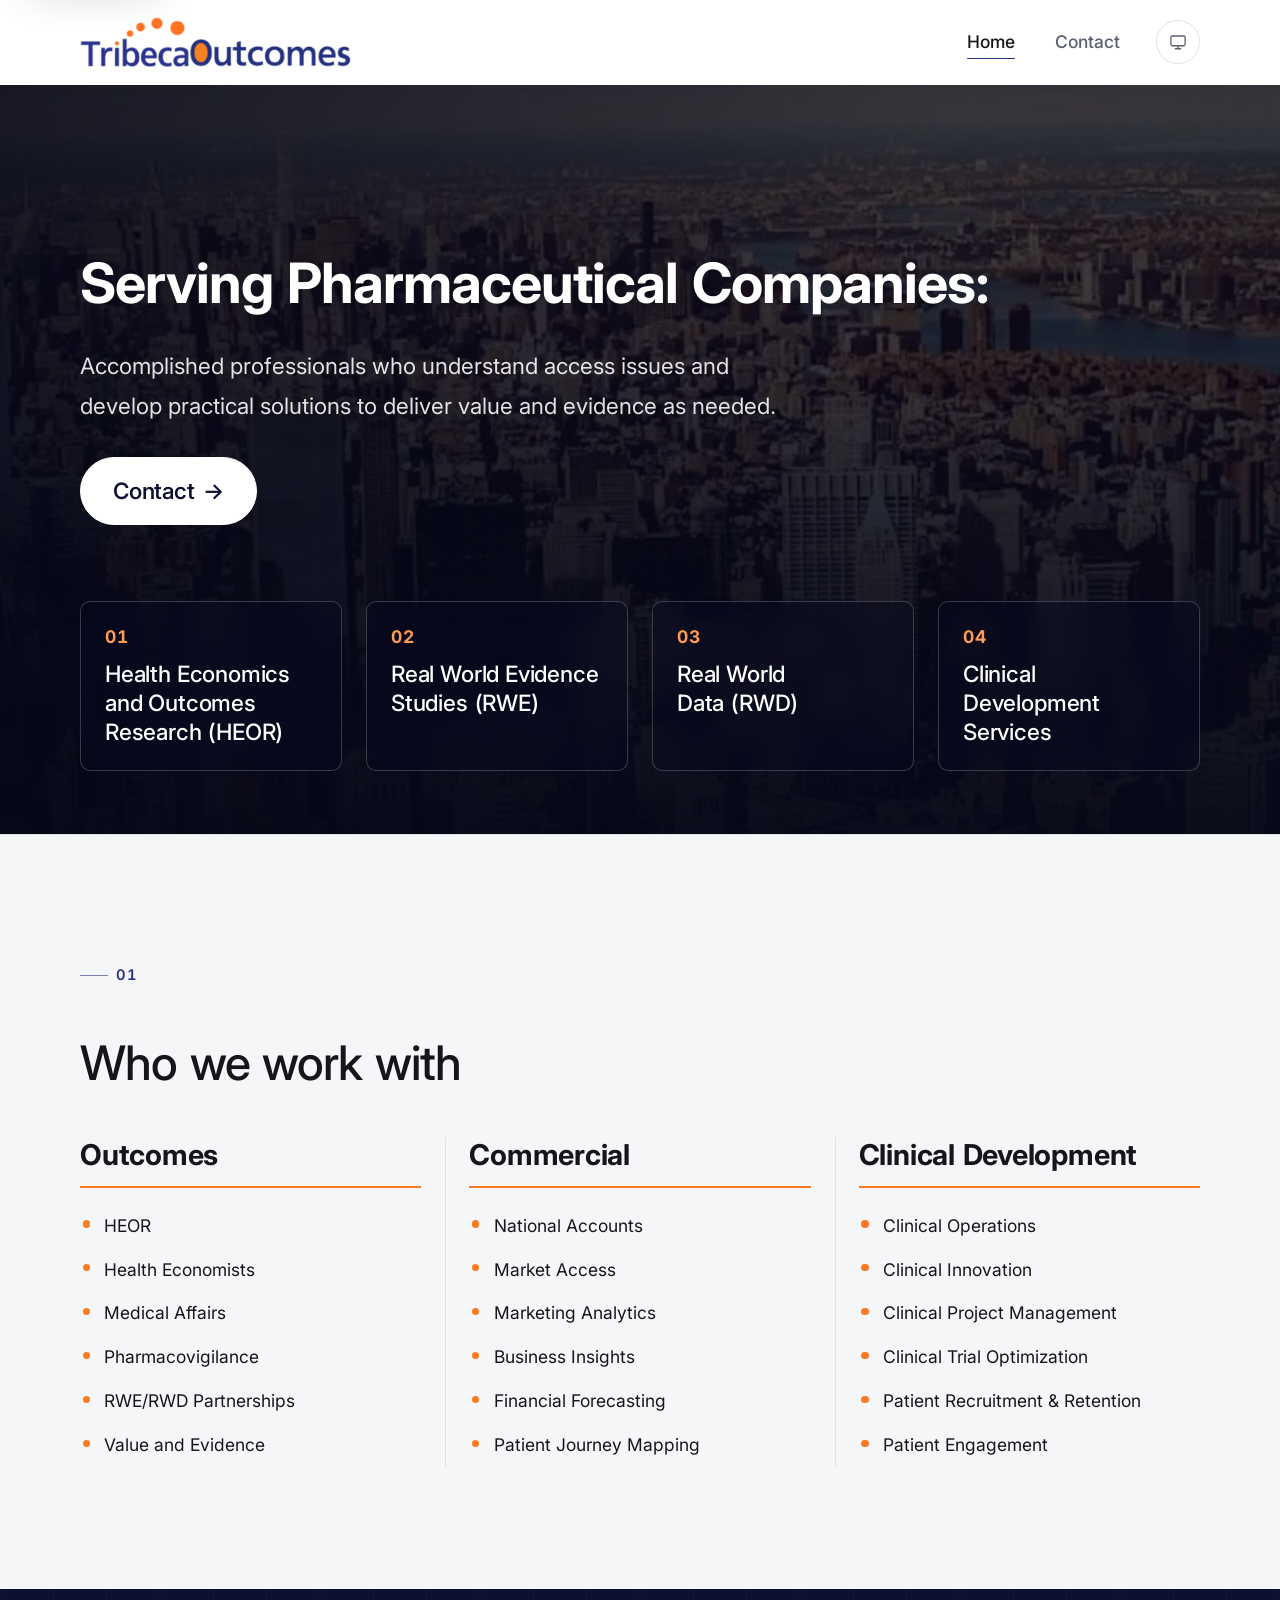
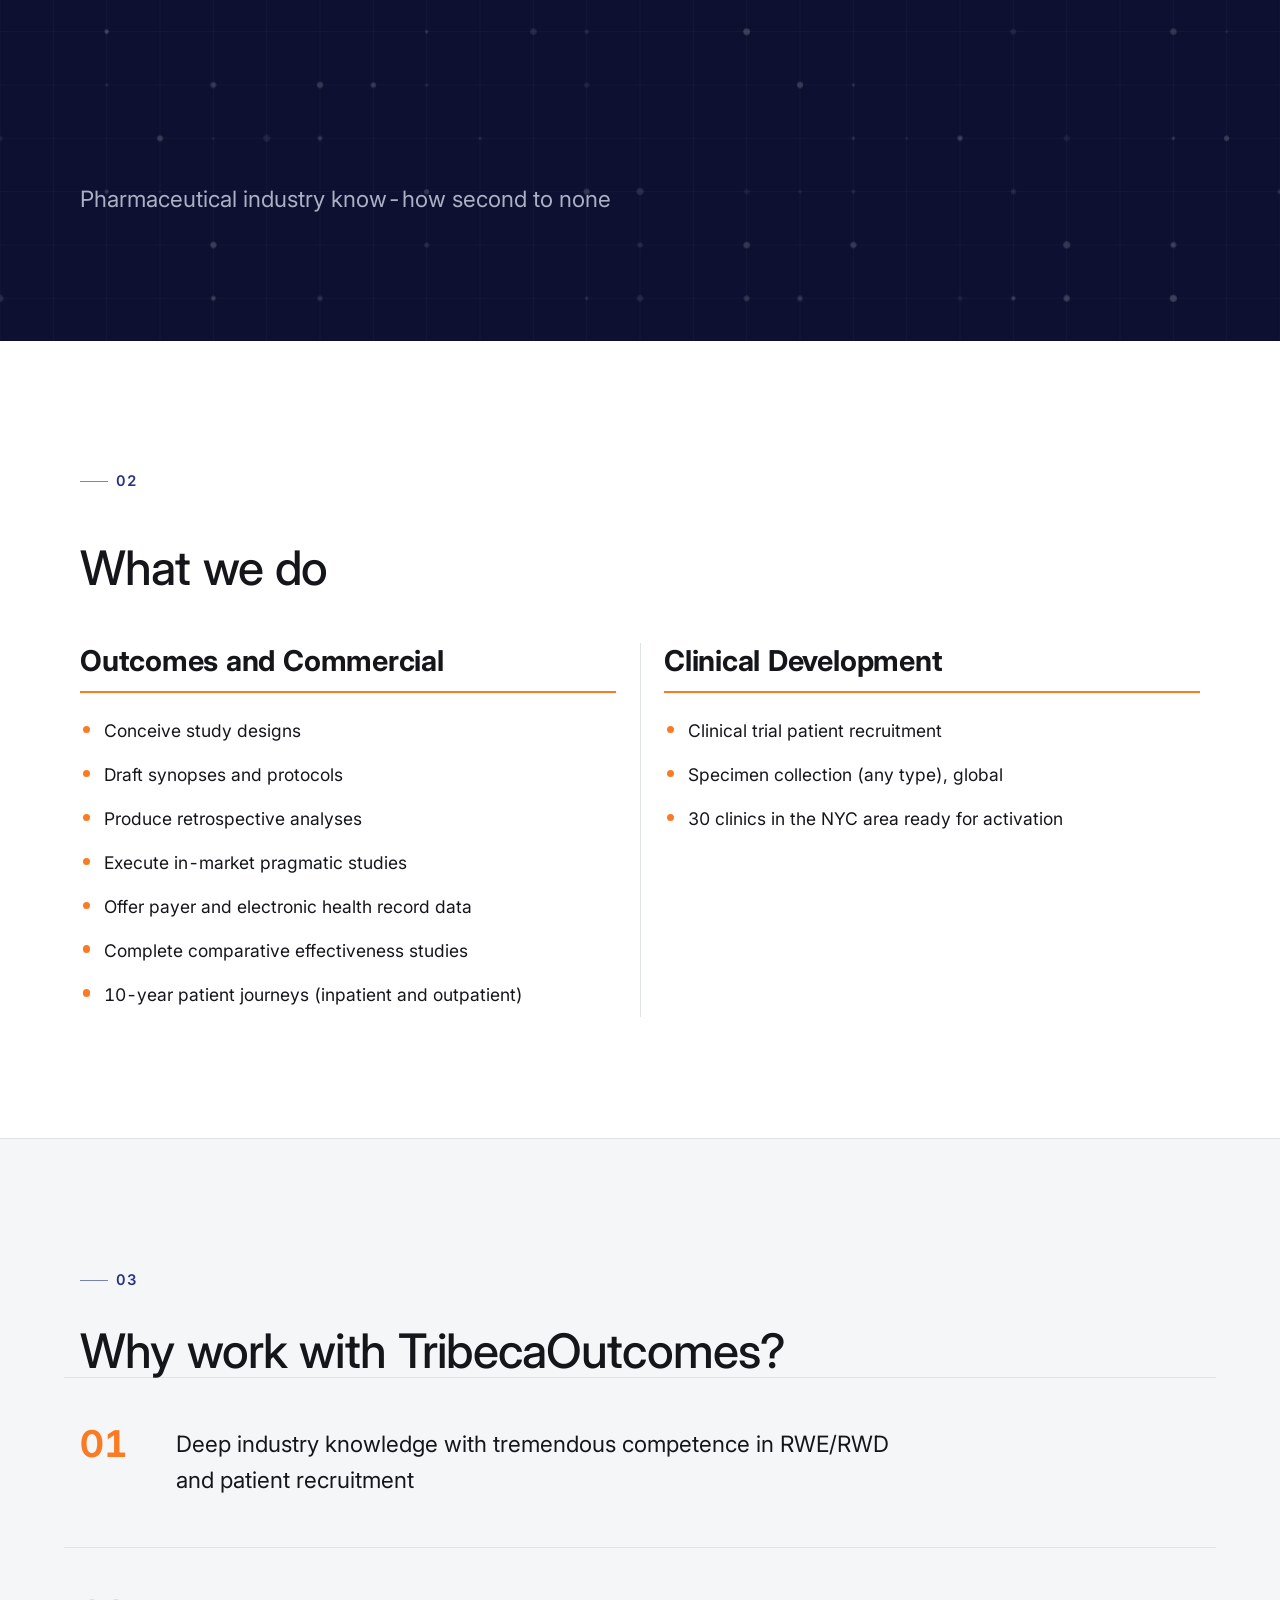
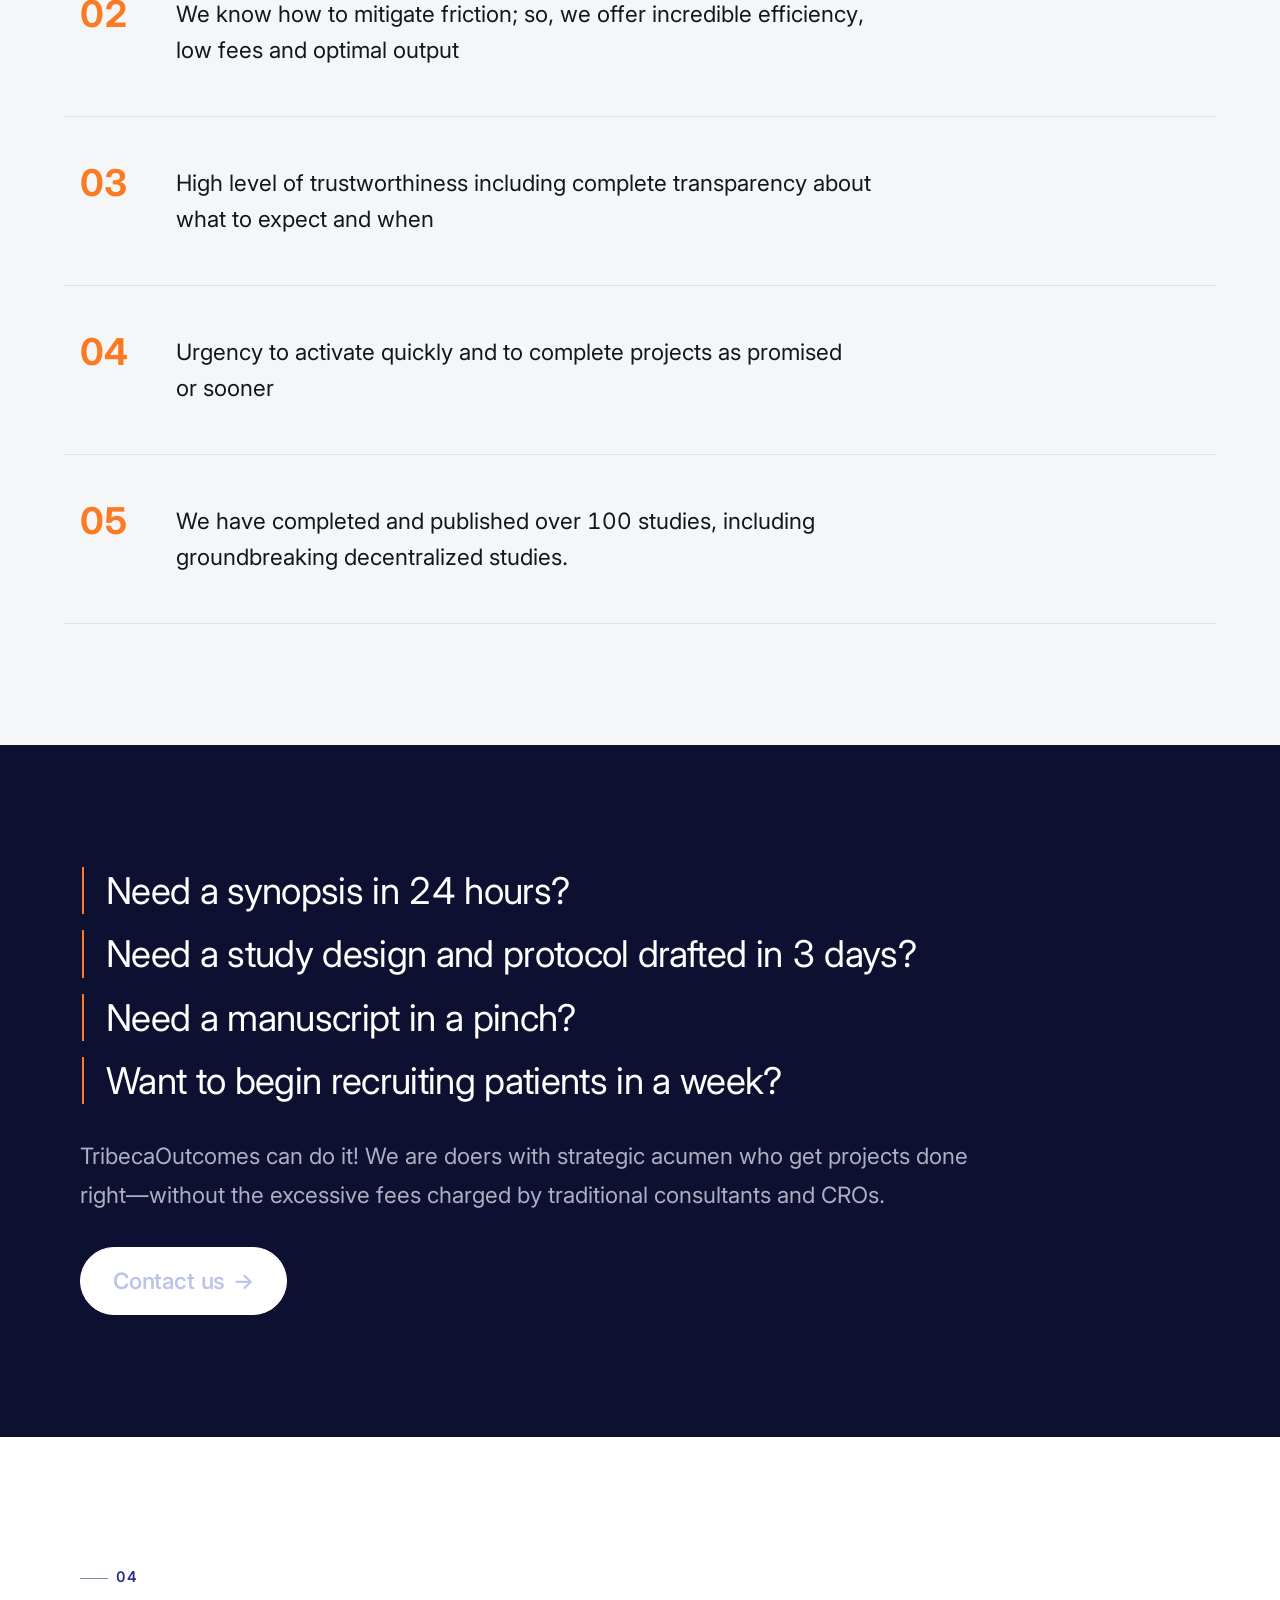
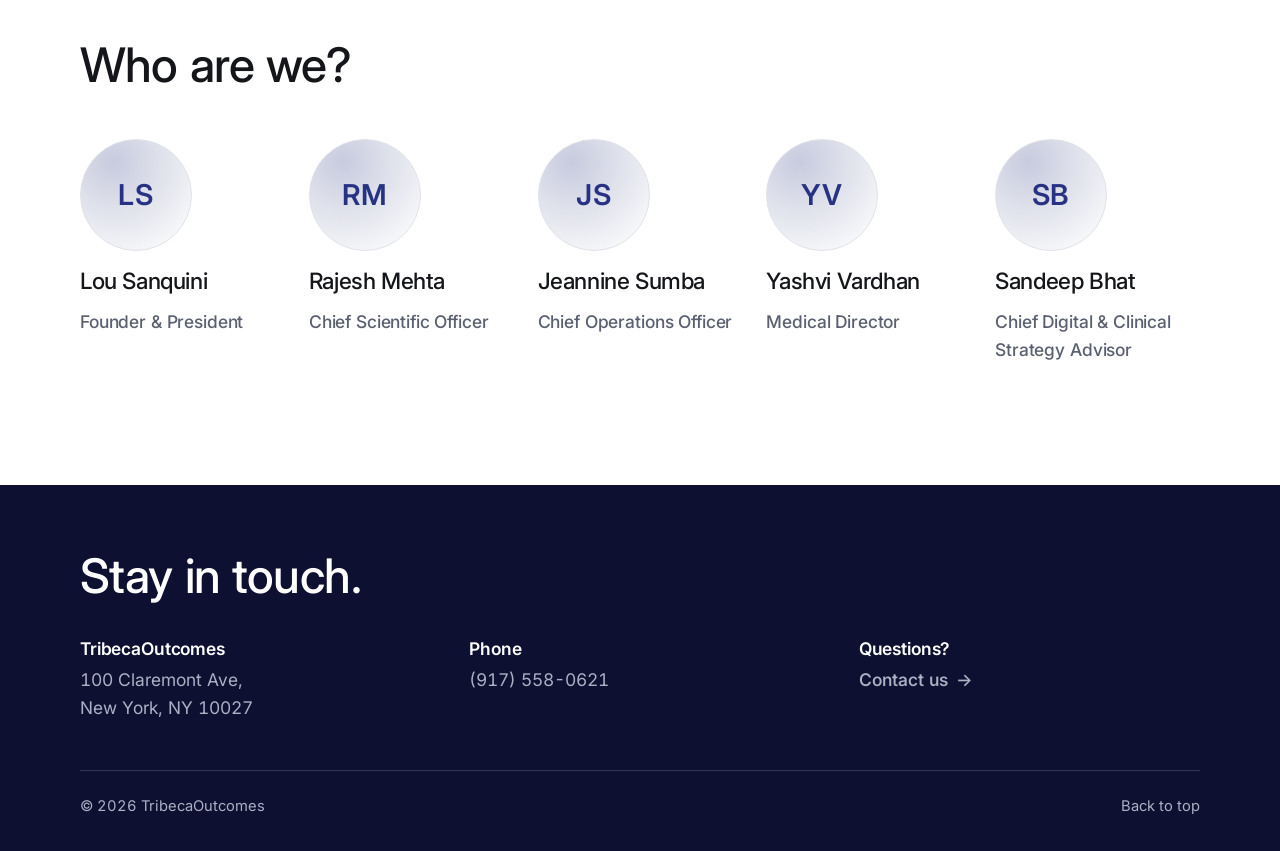
<file: index.html>
<!doctype html>
<html lang="en">
<head>
<meta charset="utf-8">
<meta name="viewport" content="width=device-width, initial-scale=1">
<title>TribecaOutcomes — HEOR, RWE, RWD and Patient Recruitment</title>
<meta name="description" content="Accomplished professionals who understand access issues and develop practical solutions to deliver value and evidence as needed.">
<meta name="theme-color" content="#1c6e7e" media="(prefers-color-scheme: light)">
<meta name="theme-color" content="#0b1419" media="(prefers-color-scheme: dark)">
<link rel="canonical" href="https://www.tribecaoutcomes.com/">

<meta property="og:type" content="website">
<meta property="og:title" content="TribecaOutcomes — HEOR, RWE, RWD and Patient Recruitment">
<meta property="og:description" content="Accomplished professionals who understand access issues and develop practical solutions to deliver value and evidence as needed.">
<meta property="og:url" content="https://www.tribecaoutcomes.com/">

<script src="assets/js/theme-init.js"></script>
<link rel="preconnect" href="https://fonts.googleapis.com">
<link rel="preconnect" href="https://fonts.gstatic.com" crossorigin>
<link href="https://fonts.googleapis.com/css2?family=Inter:wght@400;500;600;700&display=swap" rel="stylesheet">
<link rel="stylesheet" href="assets/css/tokens.css">
<link rel="stylesheet" href="assets/css/base.css">
<link rel="stylesheet" href="assets/css/layout.css">
<link rel="stylesheet" href="assets/css/components.css">
<link rel="stylesheet" href="assets/css/art.css">

<script type="application/ld+json">
{
  "@context": "https://schema.org",
  "@type": "Organization",
  "name": "TribecaOutcomes",
  "url": "https://www.tribecaoutcomes.com/",
  "telephone": "(917) 558-0621",
  "address": {
    "@type": "PostalAddress",
    "streetAddress": "100 Claremont Ave",
    "addressLocality": "New York",
    "addressRegion": "NY",
    "postalCode": "10027",
    "addressCountry": "US"
  }
}
</script>
</head>
<body>
<a class="skip-link" href="#main">Skip to content</a>
<div class="progress" data-progress aria-hidden="true"></div>

<!-- ============================== HEADER ============================== -->
<header class="site-header" data-header>
  <div class="container site-header__inner">
    <a class="brand" href="./" aria-label="TribecaOutcomes — home"><img class="brand__img brand__img--light" src="assets/img/logo.png" alt="" width="700" height="130" decoding="async"><img class="brand__img brand__img--dark" src="assets/img/logo-on-dark.png" alt="" width="700" height="130" decoding="async"></a>

    <div class="header-right">
    <nav class="nav" aria-label="Primary">
      <a class="nav__link" href="./">Home</a>
      <a class="nav__link" href="contact.html">Contact</a>
    </nav>

      <div class="cluster">
        <button class="theme-toggle" data-theme-toggle type="button" data-mode="system" aria-label="Theme: System">
        <span class="sr-only" data-theme-status>Theme: System</span>
        <svg class="theme-toggle__icon theme-toggle__icon--system" viewBox="0 0 24 24" aria-hidden="true"><rect x="2.5" y="4" width="19" height="13" rx="2"/><path d="M8.5 21h7M12 17v4"/></svg>
        <svg class="theme-toggle__icon theme-toggle__icon--light" viewBox="0 0 24 24" aria-hidden="true"><circle cx="12" cy="12" r="4.2"/><path d="M12 2.5v2.2M12 19.3v2.2M4.2 4.2l1.6 1.6M18.2 18.2l1.6 1.6M2.5 12h2.2M19.3 12h2.2M4.2 19.8l1.6-1.6M18.2 5.8l1.6-1.6"/></svg>
        <svg class="theme-toggle__icon theme-toggle__icon--dark" viewBox="0 0 24 24" aria-hidden="true"><path d="M20.5 14.2A8.6 8.6 0 1 1 9.8 3.5a6.9 6.9 0 0 0 10.7 10.7z"/></svg>
      </button>
        <button class="nav-toggle" data-nav-toggle type="button" aria-expanded="false" aria-controls="mobile-nav">
          <span class="sr-only">Menu</span><span class="nav-toggle__bars" aria-hidden="true"></span>
        </button>
      </div>
    </div>
  </div>

  <div class="mobile-nav" id="mobile-nav" data-mobile-nav data-open="false">
    <div class="mobile-nav__inner container">
      <a class="mobile-nav__link" href="./">Home</a>
      <a class="mobile-nav__link" href="contact.html">Contact</a>
    </div>
  </div>
</header>

<main id="main">

  <!-- ============================== HERO ============================== -->
  <section class="hero hero--image">
    <!-- TEMPORARY IMAGE. Cropped from the screenshot of the live site, so it is
         screenshot-resolution, not the original asset. Replace it with the
         full-size file from Squarespace — see assets/img/README.md. -->
    <div class="hero__media">
      <img src="assets/img/hero-placeholder.jpg" alt="" fetchpriority="high" decoding="async">
    </div>
    <div class="hero__scrim" aria-hidden="true"></div>

    <div class="container hero__inner">
      <div class="stack stack--lg hero__body">
        <h1 class="hero__title" data-split>Serving Pharmaceutical Companies:</h1>

        <p class="lede">Accomplished professionals who understand access issues and develop practical solutions to deliver value and evidence as needed.</p>

        <div class="cluster hero__actions">
          <a class="btn btn--lg btn--on-dark" href="contact.html">Contact <span class="btn__arrow" aria-hidden="true">→</span></a>
        </div>
      </div>

      <!-- The four services, as tiles across the full width. Same four strings,
           unchanged; only their presentation differs from the earlier list. -->
      <ul class="hero-tiles" data-reveal data-reveal-group>
        <li>Health Economics and Outcomes Research (HEOR)</li>
        <li>Real World Evidence Studies (RWE)</li>
        <li>Real World Data (RWD)</li>
        <li>Clinical Development Services</li>
      </ul>
    </div>
  </section>

  <!-- ========================= WHO WE WORK WITH ========================= -->
  <section class="section section--sunk section--ruled" id="who-we-work-with">
    <div class="container stack stack--xl">
      <div class="stack" data-reveal>
        <p class="eyebrow">01</p>
        <h2 data-split>Who we work with</h2>
      </div>

      <div class="cols cols--3 cols--ruled" data-reveal data-reveal-group>
        <article class="card card--plain">
          <h3 class="col-heading">Outcomes</h3>
          <ul class="list-bullet">
            <li>HEOR</li>
            <li>Health Economists</li>
            <li>Medical Affairs</li>
            <li>Pharmacovigilance</li>
            <li>RWE/RWD Partnerships</li>
            <li>Value and Evidence</li>
          </ul>
        </article>

        <article class="card card--plain">
          <h3 class="col-heading">Commercial</h3>
          <ul class="list-bullet">
            <li>National Accounts</li>
            <li>Market Access</li>
            <li>Marketing Analytics</li>
            <li>Business Insights</li>
            <li>Financial Forecasting</li>
            <li>Patient Journey Mapping</li>
          </ul>
        </article>

        <article class="card card--plain">
          <h3 class="col-heading">Clinical Development</h3>
          <ul class="list-bullet">
            <li>Clinical Operations</li>
            <li>Clinical Innovation</li>
            <li>Clinical Project Management</li>
            <li>Clinical Trial Optimization</li>
            <li>Patient Recruitment &amp; Retention</li>
            <li>Patient Engagement</li>
          </ul>
        </article>
      </div>
    </div>
  </section>

  <!-- ========================= POSITIONING BAND ========================= -->
  <section class="section section--inverse has-band-art">
    <div class="band-art" aria-hidden="true">
      <svg viewBox="0 0 1440 420" fill="none" aria-hidden="true" preserveAspectRatio="xMidYMid slice">
        <g stroke="currentColor" opacity="0.13"><line x1="0" y1="0" x2="0" y2="420" stroke-width="0.6"/><line x1="60" y1="0" x2="60" y2="420" stroke-width="0.6"/><line x1="120" y1="0" x2="120" y2="420" stroke-width="0.6"/><line x1="180" y1="0" x2="180" y2="420" stroke-width="0.6"/><line x1="240" y1="0" x2="240" y2="420" stroke-width="0.6"/><line x1="300" y1="0" x2="300" y2="420" stroke-width="0.6"/><line x1="360" y1="0" x2="360" y2="420" stroke-width="0.6"/><line x1="420" y1="0" x2="420" y2="420" stroke-width="0.6"/><line x1="480" y1="0" x2="480" y2="420" stroke-width="0.6"/><line x1="540" y1="0" x2="540" y2="420" stroke-width="0.6"/><line x1="600" y1="0" x2="600" y2="420" stroke-width="0.6"/><line x1="660" y1="0" x2="660" y2="420" stroke-width="0.6"/><line x1="720" y1="0" x2="720" y2="420" stroke-width="0.6"/><line x1="780" y1="0" x2="780" y2="420" stroke-width="0.6"/><line x1="840" y1="0" x2="840" y2="420" stroke-width="0.6"/><line x1="900" y1="0" x2="900" y2="420" stroke-width="0.6"/><line x1="960" y1="0" x2="960" y2="420" stroke-width="0.6"/><line x1="1020" y1="0" x2="1020" y2="420" stroke-width="0.6"/><line x1="1080" y1="0" x2="1080" y2="420" stroke-width="0.6"/><line x1="1140" y1="0" x2="1140" y2="420" stroke-width="0.6"/><line x1="1200" y1="0" x2="1200" y2="420" stroke-width="0.6"/><line x1="1260" y1="0" x2="1260" y2="420" stroke-width="0.6"/><line x1="1320" y1="0" x2="1320" y2="420" stroke-width="0.6"/><line x1="1380" y1="0" x2="1380" y2="420" stroke-width="0.6"/><line x1="1440" y1="0" x2="1440" y2="420" stroke-width="0.6"/><line x1="0" y1="0" x2="1440" y2="0" stroke-width="0.6"/><line x1="0" y1="60" x2="1440" y2="60" stroke-width="0.6"/><line x1="0" y1="120" x2="1440" y2="120" stroke-width="0.6"/><line x1="0" y1="180" x2="1440" y2="180" stroke-width="0.6"/><line x1="0" y1="240" x2="1440" y2="240" stroke-width="0.6"/><line x1="0" y1="300" x2="1440" y2="300" stroke-width="0.6"/><line x1="0" y1="360" x2="1440" y2="360" stroke-width="0.6"/><line x1="0" y1="420" x2="1440" y2="420" stroke-width="0.6"/></g>
        <g fill="currentColor" opacity="0.5"><circle cx="840" cy="300" r="3.6" opacity="0.61"/><circle cx="1200" cy="180" r="3.3" opacity="0.26"/><circle cx="720" cy="240" r="3.9" opacity="0.47"/><circle cx="1140" cy="240" r="3.0" opacity="0.36"/><circle cx="660" cy="60" r="2.5" opacity="0.37"/><circle cx="660" cy="240" r="3.4" opacity="0.63"/><circle cx="600" cy="0" r="3.5" opacity="0.24"/><circle cx="900" cy="120" r="3.5" opacity="0.68"/><circle cx="900" cy="0" r="3.6" opacity="0.22"/><circle cx="240" cy="180" r="1.7" opacity="0.27"/><circle cx="1080" cy="360" r="2.8" opacity="0.24"/><circle cx="360" cy="360" r="3.0" opacity="0.46"/><circle cx="180" cy="240" r="1.5" opacity="0.33"/><circle cx="360" cy="120" r="3.5" opacity="0.62"/><circle cx="1320" cy="300" r="3.3" opacity="0.56"/><circle cx="960" cy="300" r="3.5" opacity="0.55"/><circle cx="900" cy="360" r="1.9" opacity="0.35"/><circle cx="1320" cy="180" r="1.8" opacity="0.69"/><circle cx="660" cy="360" r="1.9" opacity="0.46"/><circle cx="240" cy="300" r="3.5" opacity="0.73"/><circle cx="1320" cy="300" r="2.2" opacity="0.53"/><circle cx="1320" cy="60" r="3.6" opacity="0.61"/><circle cx="540" cy="180" r="1.6" opacity="0.46"/><circle cx="480" cy="0" r="2.5" opacity="0.48"/><circle cx="1320" cy="360" r="3.9" opacity="0.77"/><circle cx="600" cy="60" r="3.6" opacity="0.42"/><circle cx="1440" cy="240" r="2.8" opacity="0.48"/><circle cx="0" cy="360" r="3.8" opacity="0.44"/><circle cx="660" cy="0" r="3.1" opacity="0.67"/><circle cx="1140" cy="360" r="2.2" opacity="0.79"/><circle cx="960" cy="300" r="3.1" opacity="0.23"/><circle cx="720" cy="300" r="3.0" opacity="0.37"/><circle cx="480" cy="120" r="1.9" opacity="0.35"/><circle cx="1380" cy="60" r="1.8" opacity="0.27"/><circle cx="480" cy="300" r="2.9" opacity="0.39"/><circle cx="120" cy="120" r="2.0" opacity="0.29"/><circle cx="180" cy="0" r="1.8" opacity="0.62"/><circle cx="1380" cy="180" r="2.9" opacity="0.69"/><circle cx="0" cy="180" r="2.9" opacity="0.28"/><circle cx="120" cy="60" r="2.5" opacity="0.76"/><circle cx="720" cy="360" r="3.5" opacity="0.38"/><circle cx="1080" cy="180" r="2.8" opacity="0.61"/><circle cx="960" cy="120" r="1.8" opacity="0.46"/><circle cx="1320" cy="420" r="2.9" opacity="0.76"/><circle cx="1020" cy="180" r="1.8" opacity="0.27"/><circle cx="480" cy="60" r="2.1" opacity="0.48"/><circle cx="840" cy="240" r="3.3" opacity="0.20"/><circle cx="120" cy="60" r="1.9" opacity="0.27"/><circle cx="840" cy="60" r="3.8" opacity="0.76"/><circle cx="300" cy="180" r="3.8" opacity="0.32"/><circle cx="240" cy="120" r="3.5" opacity="0.45"/><circle cx="240" cy="360" r="2.6" opacity="0.78"/><circle cx="1200" cy="300" r="4.0" opacity="0.62"/><circle cx="1080" cy="180" r="2.8" opacity="0.40"/><circle cx="660" cy="120" r="3.0" opacity="0.28"/><circle cx="1200" cy="360" r="3.9" opacity="0.26"/><circle cx="900" cy="360" r="3.2" opacity="0.45"/><circle cx="840" cy="0" r="2.8" opacity="0.28"/><circle cx="840" cy="360" r="3.2" opacity="0.60"/><circle cx="1140" cy="60" r="3.2" opacity="0.31"/><circle cx="900" cy="240" r="2.1" opacity="0.23"/><circle cx="960" cy="180" r="1.8" opacity="0.52"/><circle cx="360" cy="180" r="2.6" opacity="0.64"/><circle cx="1200" cy="360" r="3.2" opacity="0.69"/><circle cx="480" cy="240" r="2.9" opacity="0.64"/><circle cx="240" cy="120" r="2.2" opacity="0.42"/><circle cx="180" cy="180" r="3.2" opacity="0.71"/><circle cx="120" cy="240" r="2.4" opacity="0.61"/><circle cx="960" cy="240" r="2.3" opacity="0.29"/><circle cx="420" cy="120" r="2.9" opacity="0.65"/></g>
      </svg>
    </div>
    <div class="container stack" data-reveal>
      <h2 class="measure" data-split>HEOR, RWE, RWD and Patient Recruitment</h2>
      <p class="lede">Pharmaceutical industry know-how second to none</p>
    </div>
  </section>

  <!-- ============================ WHAT WE DO ============================ -->
  <section class="section" id="what-we-do">
    <div class="container stack stack--xl">
      <div class="stack" data-reveal>
        <p class="eyebrow">02</p>
        <h2 data-split>What we do</h2>
      </div>

      <div class="cols cols--2 cols--ruled" data-reveal data-reveal-group>
        <article class="card card--plain">
          <h3 class="col-heading">Outcomes and Commercial</h3>
          <ul class="list-bullet">
            <li>Conceive study designs</li>
            <li>Draft synopses and protocols</li>
            <li>Produce retrospective analyses</li>
            <li>Execute in-market pragmatic studies</li>
            <li>Offer payer and electronic health record data</li>
            <li>Complete comparative effectiveness studies</li>
            <li>10-year patient journeys (inpatient and outpatient)</li>
          </ul>
        </article>

        <article class="card card--plain">
          <h3 class="col-heading">Clinical Development</h3>
          <ul class="list-bullet">
            <li>Clinical trial patient recruitment</li>
            <li>Specimen collection (any type), global</li>
            <li>30 clinics in the NYC area ready for activation</li>
          </ul>
        </article>
      </div>
    </div>
  </section>

  <!-- =========================== WHY WORK WITH =========================== -->
  <section class="section section--sunk section--ruled" id="why-work-with-us">
    <div class="container">
      <div class="stack stack--lg">
        <div class="stack" data-reveal>
          <p class="eyebrow">03</p>
          <h2 data-split>Why work with TribecaOutcomes?</h2>
        </div>

        <ol class="reasons" data-reveal data-reveal-group>
          <li><p class="reasons__text">Deep industry knowledge with tremendous competence in RWE/RWD and patient recruitment</p></li>
          <li><p class="reasons__text">We know how to mitigate friction; so, we offer incredible efficiency, low fees and optimal output</p></li>
          <li><p class="reasons__text">High level of trustworthiness including complete transparency about what to expect and when</p></li>
          <li><p class="reasons__text">Urgency to activate quickly and to complete projects as promised or sooner</p></li>
          <li><p class="reasons__text">We have completed and published over 100 studies, including groundbreaking decentralized studies.</p></li>
        </ol>
      </div>
    </div>
  </section>

  <!-- ============================= THE ASK ============================= -->
  <section class="section section--inverse" id="need">
    <div class="container stack stack--xl">
      <ul class="question-list" data-reveal data-reveal-group>
        <li>Need a synopsis in 24 hours?</li>
        <li>Need a study design and protocol drafted in 3 days?</li>
        <li>Need a manuscript in a pinch?</li>
        <li>Want to begin recruiting patients in a week?</li>
      </ul>

      <div class="stack stack--lg">
        <p class="lede">TribecaOutcomes can do it! We are doers with strategic acumen who get projects done right—without the excessive fees charged by traditional consultants and CROs.</p>
        <div class="cluster">
          <a class="btn btn--lg btn--on-dark" href="contact.html">Contact us <span class="btn__arrow" aria-hidden="true">→</span></a>
        </div>
      </div>
    </div>
  </section>

  <!-- ============================ WHO ARE WE ============================ -->
  <section class="section" id="who-are-we">
    <div class="container stack stack--xl">
      <div class="stack" data-reveal>
        <p class="eyebrow">04</p>
        <h2 data-split>Who are we?</h2>
      </div>

      <!-- Monogram avatars stand in until portraits are supplied. Replacing one
           with <img class="team-card__avatar" src="…" alt=""> needs no other change. -->
      <div class="team-grid" data-reveal data-reveal-group>
        <article class="team-card">
          <div class="team-card__avatar" aria-hidden="true">LS</div>
          <div class="stack stack--sm">
            <h3 class="team-card__name">Lou Sanquini</h3>
            <p class="team-card__role">Founder &amp; President</p>
          </div>
        </article>

        <article class="team-card">
          <div class="team-card__avatar" aria-hidden="true">RM</div>
          <div class="stack stack--sm">
            <h3 class="team-card__name">Rajesh Mehta</h3>
            <p class="team-card__role">Chief Scientific Officer</p>
          </div>
        </article>

        <article class="team-card">
          <div class="team-card__avatar" aria-hidden="true">JS</div>
          <div class="stack stack--sm">
            <h3 class="team-card__name">Jeannine Sumba</h3>
            <p class="team-card__role">Chief Operations Officer</p>
          </div>
        </article>

        <article class="team-card">
          <div class="team-card__avatar" aria-hidden="true">YV</div>
          <div class="stack stack--sm">
            <h3 class="team-card__name">Yashvi Vardhan</h3>
            <p class="team-card__role">Medical Director</p>
          </div>
        </article>

        <article class="team-card">
          <div class="team-card__avatar" aria-hidden="true">SB</div>
          <div class="stack stack--sm">
            <h3 class="team-card__name">Sandeep Bhat</h3>
            <p class="team-card__role">Chief Digital &amp; Clinical Strategy Advisor</p>
          </div>
        </article>
      </div>
    </div>
  </section>

</main>

<!-- ============================== FOOTER ============================== -->
<footer class="site-footer">
  <div class="container stack stack--lg">
    <h2 data-split>Stay in touch.</h2>

    <div class="footer__grid">
      <div class="detail">
        <span class="detail__label">TribecaOutcomes</span>
        <address class="detail__value">
          100 Claremont Ave,<br>
          New York, NY 10027
        </address>
      </div>

      <div class="detail">
        <span class="detail__label">Phone</span>
        <p class="detail__value"><a href="tel:+19175580621">(917) 558-0621</a></p>
      </div>

      <div class="detail">
        <span class="detail__label">Questions?</span>
        <p class="detail__value"><a class="link-arrow" href="contact.html">Contact us</a></p>
      </div>
    </div>

    <div class="footer__bottom">
      <span>&copy; <span id="year">2026</span> TribecaOutcomes</span>
      <a href="#main">Back to top</a>
    </div>
  </div>
</footer>

<script>document.getElementById("year").textContent = new Date().getFullYear();</script>
<script src="assets/js/site.js" defer></script>
</body>
</html>
</file>
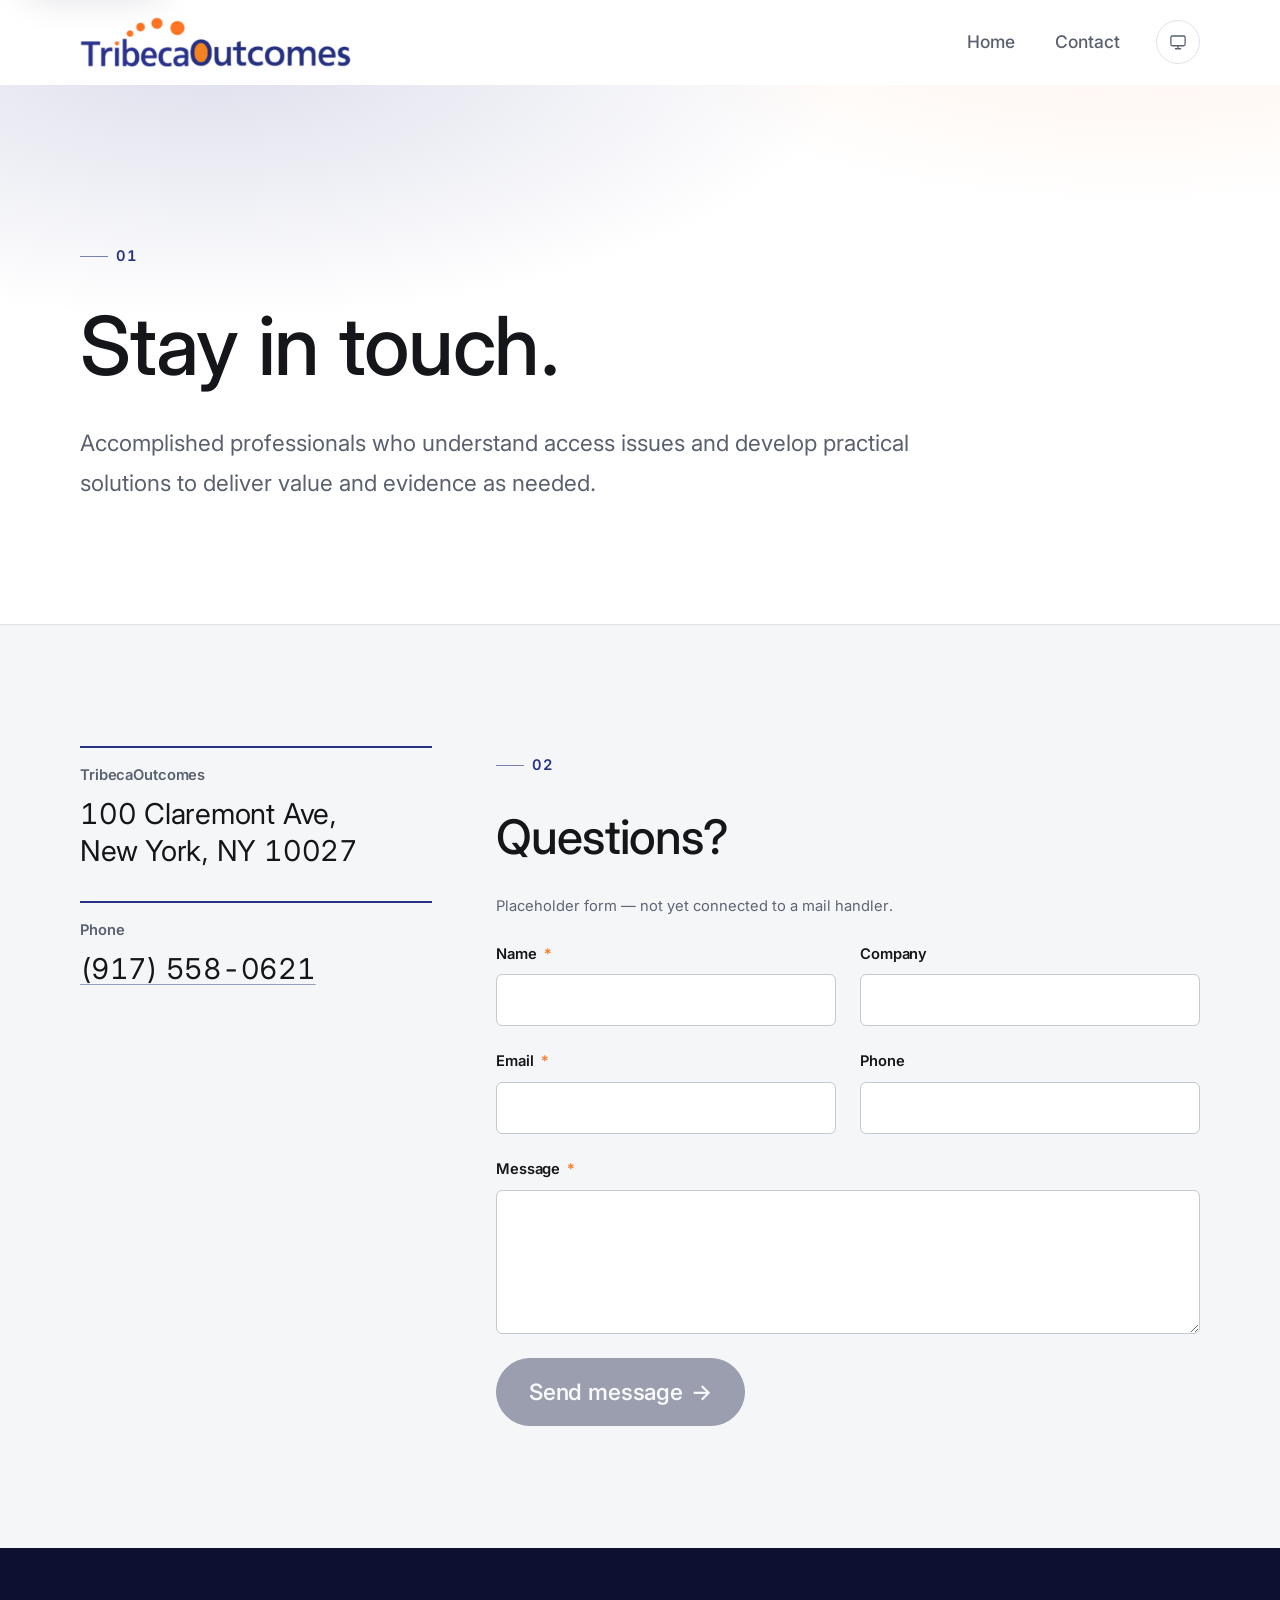
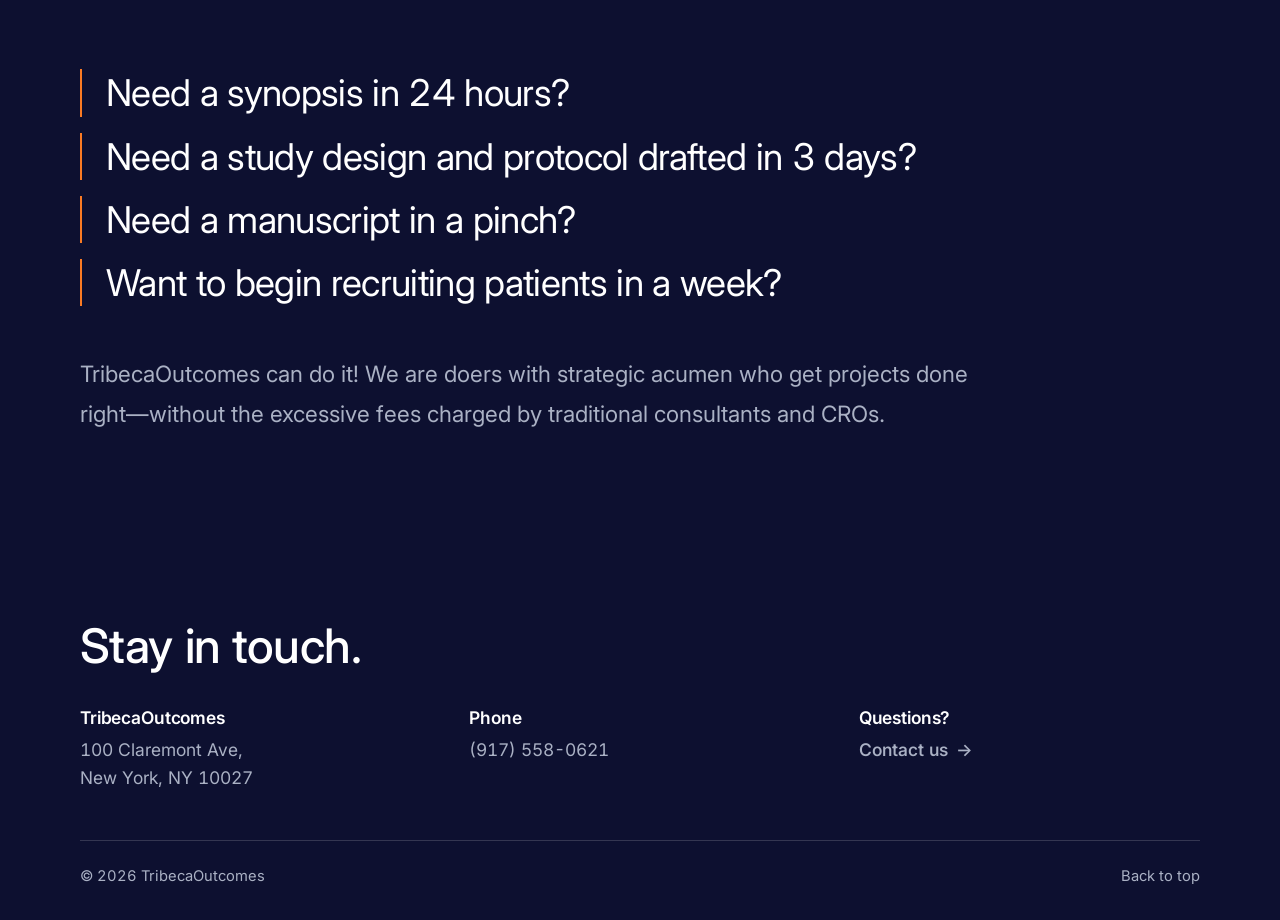
<file: contact.html>
<!doctype html>
<html lang="en">
<head>
<meta charset="utf-8">
<meta name="viewport" content="width=device-width, initial-scale=1">
<title>Contact us — TribecaOutcomes</title>
<meta name="description" content="Stay in touch. TribecaOutcomes, 100 Claremont Ave, New York, NY 10027. Phone (917) 558-0621.">
<meta name="theme-color" content="#1c6e7e" media="(prefers-color-scheme: light)">
<meta name="theme-color" content="#0b1419" media="(prefers-color-scheme: dark)">
<link rel="canonical" href="https://www.tribecaoutcomes.com/contact">

<meta property="og:type" content="website">
<meta property="og:title" content="Contact us — TribecaOutcomes">
<meta property="og:description" content="Stay in touch. TribecaOutcomes, 100 Claremont Ave, New York, NY 10027.">
<meta property="og:url" content="https://www.tribecaoutcomes.com/contact">

<script src="assets/js/theme-init.js"></script>
<link rel="preconnect" href="https://fonts.googleapis.com">
<link rel="preconnect" href="https://fonts.gstatic.com" crossorigin>
<link href="https://fonts.googleapis.com/css2?family=Inter:wght@400;500;600;700&display=swap" rel="stylesheet">
<link rel="stylesheet" href="assets/css/tokens.css">
<link rel="stylesheet" href="assets/css/base.css">
<link rel="stylesheet" href="assets/css/layout.css">
<link rel="stylesheet" href="assets/css/components.css">
</head>
<body>
<a class="skip-link" href="#main">Skip to content</a>
<div class="progress" data-progress aria-hidden="true"></div>

<!-- ============================== HEADER ============================== -->
<header class="site-header" data-header>
  <div class="container site-header__inner">
    <a class="brand" href="index.html" aria-label="TribecaOutcomes — home"><img class="brand__img brand__img--light" src="assets/img/logo.png" alt="" width="700" height="130" decoding="async"><img class="brand__img brand__img--dark" src="assets/img/logo-on-dark.png" alt="" width="700" height="130" decoding="async"></a>

    <div class="header-right">
    <nav class="nav" aria-label="Primary">
      <a class="nav__link" href="index.html">Home</a>
      <a class="nav__link" href="contact.html">Contact</a>
    </nav>

      <div class="cluster">
        <button class="theme-toggle" data-theme-toggle type="button" data-mode="system" aria-label="Theme: System">
        <span class="sr-only" data-theme-status>Theme: System</span>
        <svg class="theme-toggle__icon theme-toggle__icon--system" viewBox="0 0 24 24" aria-hidden="true"><rect x="2.5" y="4" width="19" height="13" rx="2"/><path d="M8.5 21h7M12 17v4"/></svg>
        <svg class="theme-toggle__icon theme-toggle__icon--light" viewBox="0 0 24 24" aria-hidden="true"><circle cx="12" cy="12" r="4.2"/><path d="M12 2.5v2.2M12 19.3v2.2M4.2 4.2l1.6 1.6M18.2 18.2l1.6 1.6M2.5 12h2.2M19.3 12h2.2M4.2 19.8l1.6-1.6M18.2 5.8l1.6-1.6"/></svg>
        <svg class="theme-toggle__icon theme-toggle__icon--dark" viewBox="0 0 24 24" aria-hidden="true"><path d="M20.5 14.2A8.6 8.6 0 1 1 9.8 3.5a6.9 6.9 0 0 0 10.7 10.7z"/></svg>
      </button>
        <button class="nav-toggle" data-nav-toggle type="button" aria-expanded="false" aria-controls="mobile-nav">
          <span class="sr-only">Menu</span><span class="nav-toggle__bars" aria-hidden="true"></span>
        </button>
      </div>
    </div>
  </div>

  <div class="mobile-nav" id="mobile-nav" data-mobile-nav data-open="false">
    <div class="mobile-nav__inner container">
      <a class="mobile-nav__link" href="index.html">Home</a>
      <a class="mobile-nav__link" href="contact.html">Contact</a>
    </div>
  </div>
</header>

<main id="main">

  <!-- ============================== HERO ============================== -->
  <section class="hero">
    <div class="container stack stack--lg">
      <p class="eyebrow">01</p>
      <h1 class="hero__title measure" data-split>Stay in touch.</h1>
      <p class="lede">Accomplished professionals who understand access issues and develop practical solutions to deliver value and evidence as needed.</p>
    </div>
  </section>

  <!-- ========================= DETAILS + FORM ========================= -->
  <section class="section section--sunk section--ruled" id="details">
    <div class="container">
      <div class="grid grid--split">

        <!-- Every string in this column is from the client's supplied copy. -->
        <div class="sticky-label stack stack--lg">
          <div class="contact-detail">
            <span class="contact-detail__label">TribecaOutcomes</span>
            <address class="contact-detail__value">
              100 Claremont Ave,<br>
              New York, NY 10027
            </address>
          </div>

          <div class="contact-detail">
            <span class="contact-detail__label">Phone</span>
            <p class="contact-detail__value"><a href="tel:+19175580621">(917) 558-0621</a></p>
          </div>
        </div>

        <div class="stack stack--lg">
          <p class="eyebrow">02</p>
          <h2 data-split>Questions?</h2>

          <!--
            PLACEHOLDER FORM — not from supplied copy.
            Every label, placeholder and the submit label below was written by
            us because the client's /contact page copy has not been provided.
            Swap each string for the real one when it arrives.

            The form is also not wired to anything yet. Pick one:
              · Netlify  — add  netlify  and  name="contact"  to <form>
              · Formspree — set action="https://formspree.io/f/XXXXXXX"
              · Custom    — set action to your endpoint
            Until then it posts nowhere and the submit button is disabled.
          -->
          <form class="form" action="#" method="POST" novalidate aria-describedby="form-status">
            <p class="field__hint form__full" id="form-status" role="status">
              Placeholder form — not yet connected to a mail handler.
            </p>

            <div class="field">
              <label class="field__label" for="name">Name <span class="req" aria-hidden="true">*</span></label>
              <input class="input" id="name" name="name" type="text" autocomplete="name" required>
            </div>

            <div class="field">
              <label class="field__label" for="company">Company</label>
              <input class="input" id="company" name="company" type="text" autocomplete="organization">
            </div>

            <div class="field">
              <label class="field__label" for="email">Email <span class="req" aria-hidden="true">*</span></label>
              <input class="input" id="email" name="email" type="email" autocomplete="email" required>
            </div>

            <div class="field">
              <label class="field__label" for="phone">Phone</label>
              <input class="input" id="phone" name="phone" type="tel" autocomplete="tel">
            </div>

            <div class="field form__full">
              <label class="field__label" for="message">Message <span class="req" aria-hidden="true">*</span></label>
              <textarea class="textarea" id="message" name="message" required></textarea>
            </div>

            <!-- Spam honeypot; hidden from people, tempting to bots. -->
            <div class="hp" aria-hidden="true">
              <label for="website">Do not fill this in</label>
              <input id="website" name="website" type="text" tabindex="-1" autocomplete="off">
            </div>

            <div class="form__full">
              <button class="btn btn--lg" type="submit" disabled>
                Send message <span class="btn__arrow" aria-hidden="true">→</span>
              </button>
            </div>
          </form>
        </div>

      </div>
    </div>
  </section>

  <!-- ============================= THE ASK ============================= -->
  <section class="section section--inverse" id="need">
    <div class="container stack stack--xl">
      <ul class="question-list" data-reveal data-reveal-group>
        <li>Need a synopsis in 24 hours?</li>
        <li>Need a study design and protocol drafted in 3 days?</li>
        <li>Need a manuscript in a pinch?</li>
        <li>Want to begin recruiting patients in a week?</li>
      </ul>
      <p class="lede">TribecaOutcomes can do it! We are doers with strategic acumen who get projects done right—without the excessive fees charged by traditional consultants and CROs.</p>
    </div>
  </section>

</main>

<!-- ============================== FOOTER ============================== -->
<footer class="site-footer">
  <div class="container stack stack--lg">
    <h2 data-split>Stay in touch.</h2>

    <div class="footer__grid">
      <div class="detail">
        <span class="detail__label">TribecaOutcomes</span>
        <address class="detail__value">
          100 Claremont Ave,<br>
          New York, NY 10027
        </address>
      </div>

      <div class="detail">
        <span class="detail__label">Phone</span>
        <p class="detail__value"><a href="tel:+19175580621">(917) 558-0621</a></p>
      </div>

      <div class="detail">
        <span class="detail__label">Questions?</span>
        <p class="detail__value"><a class="link-arrow" href="contact.html">Contact us</a></p>
      </div>
    </div>

    <div class="footer__bottom">
      <span>&copy; <span id="year">2026</span> TribecaOutcomes</span>
      <a href="#main">Back to top</a>
    </div>
  </div>
</footer>

<script>document.getElementById("year").textContent = new Date().getFullYear();</script>
<script src="assets/js/site.js" defer></script>
</body>
</html>
</file>
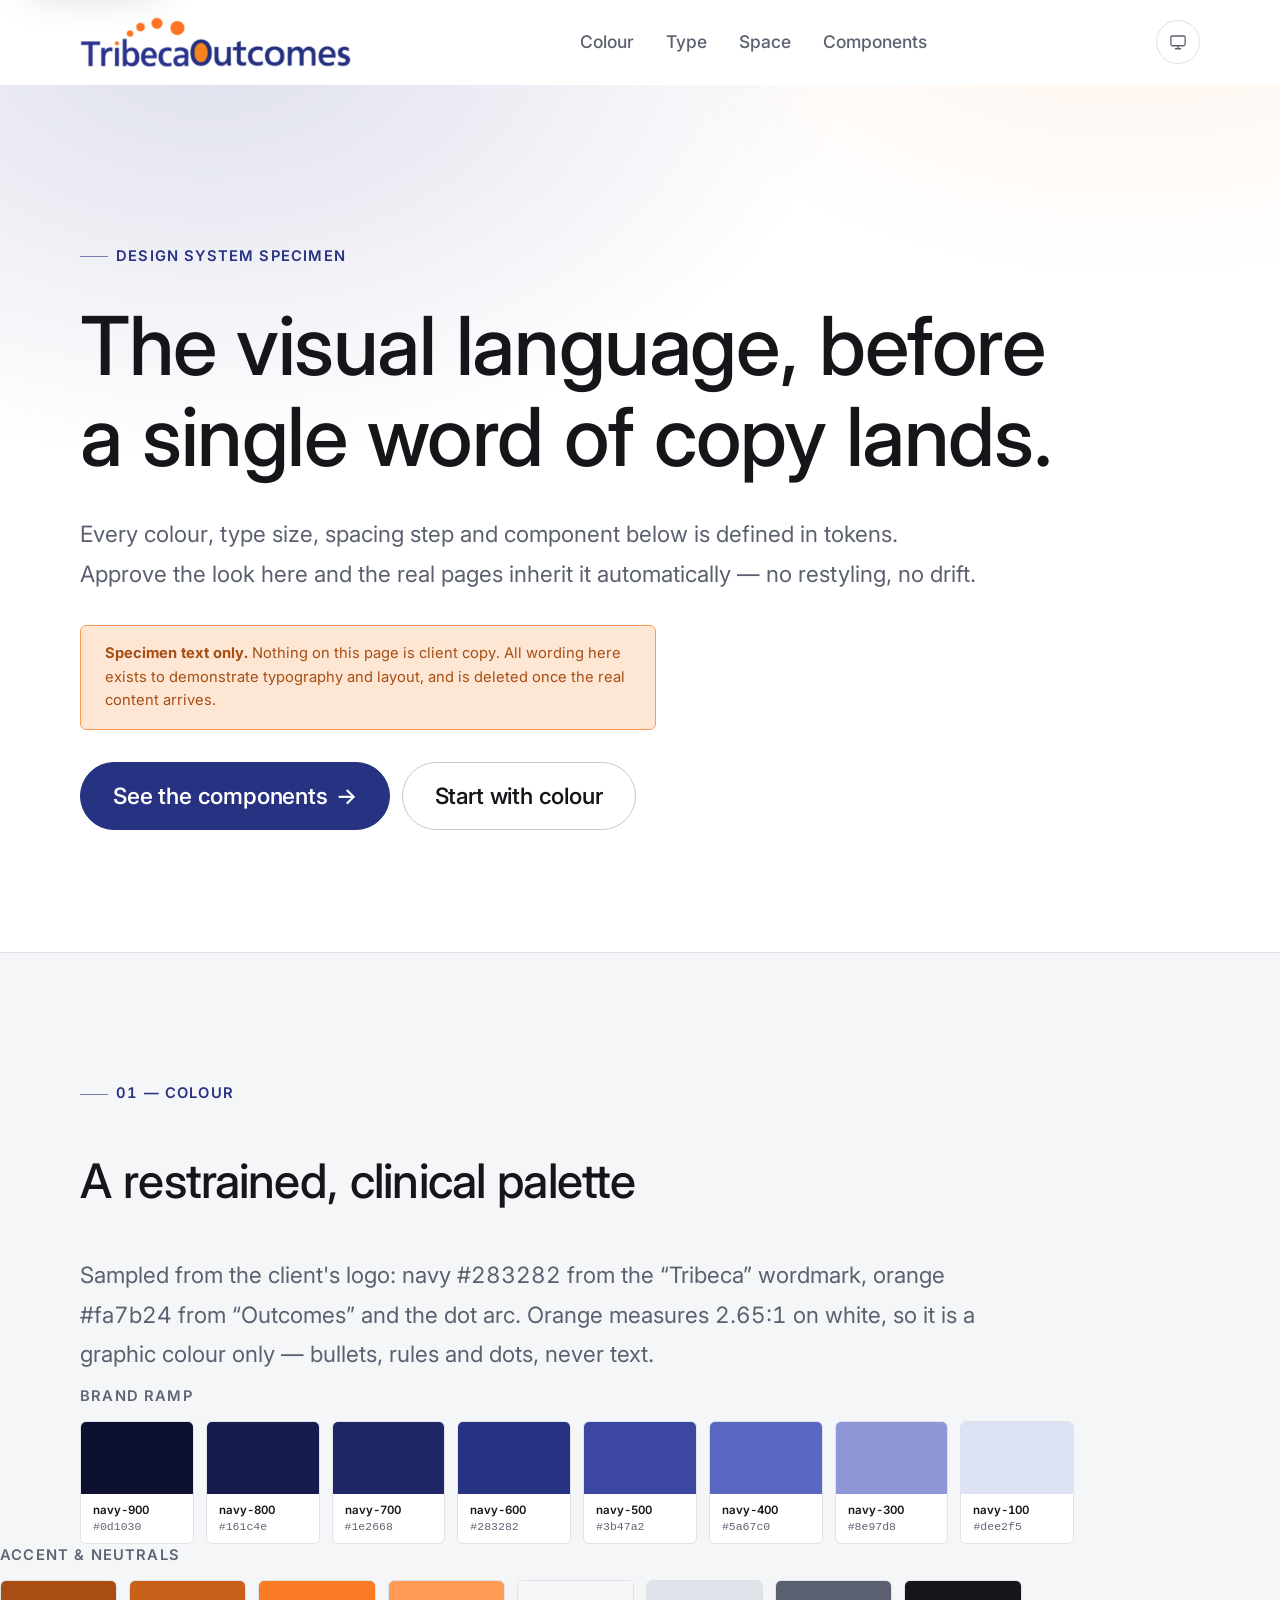
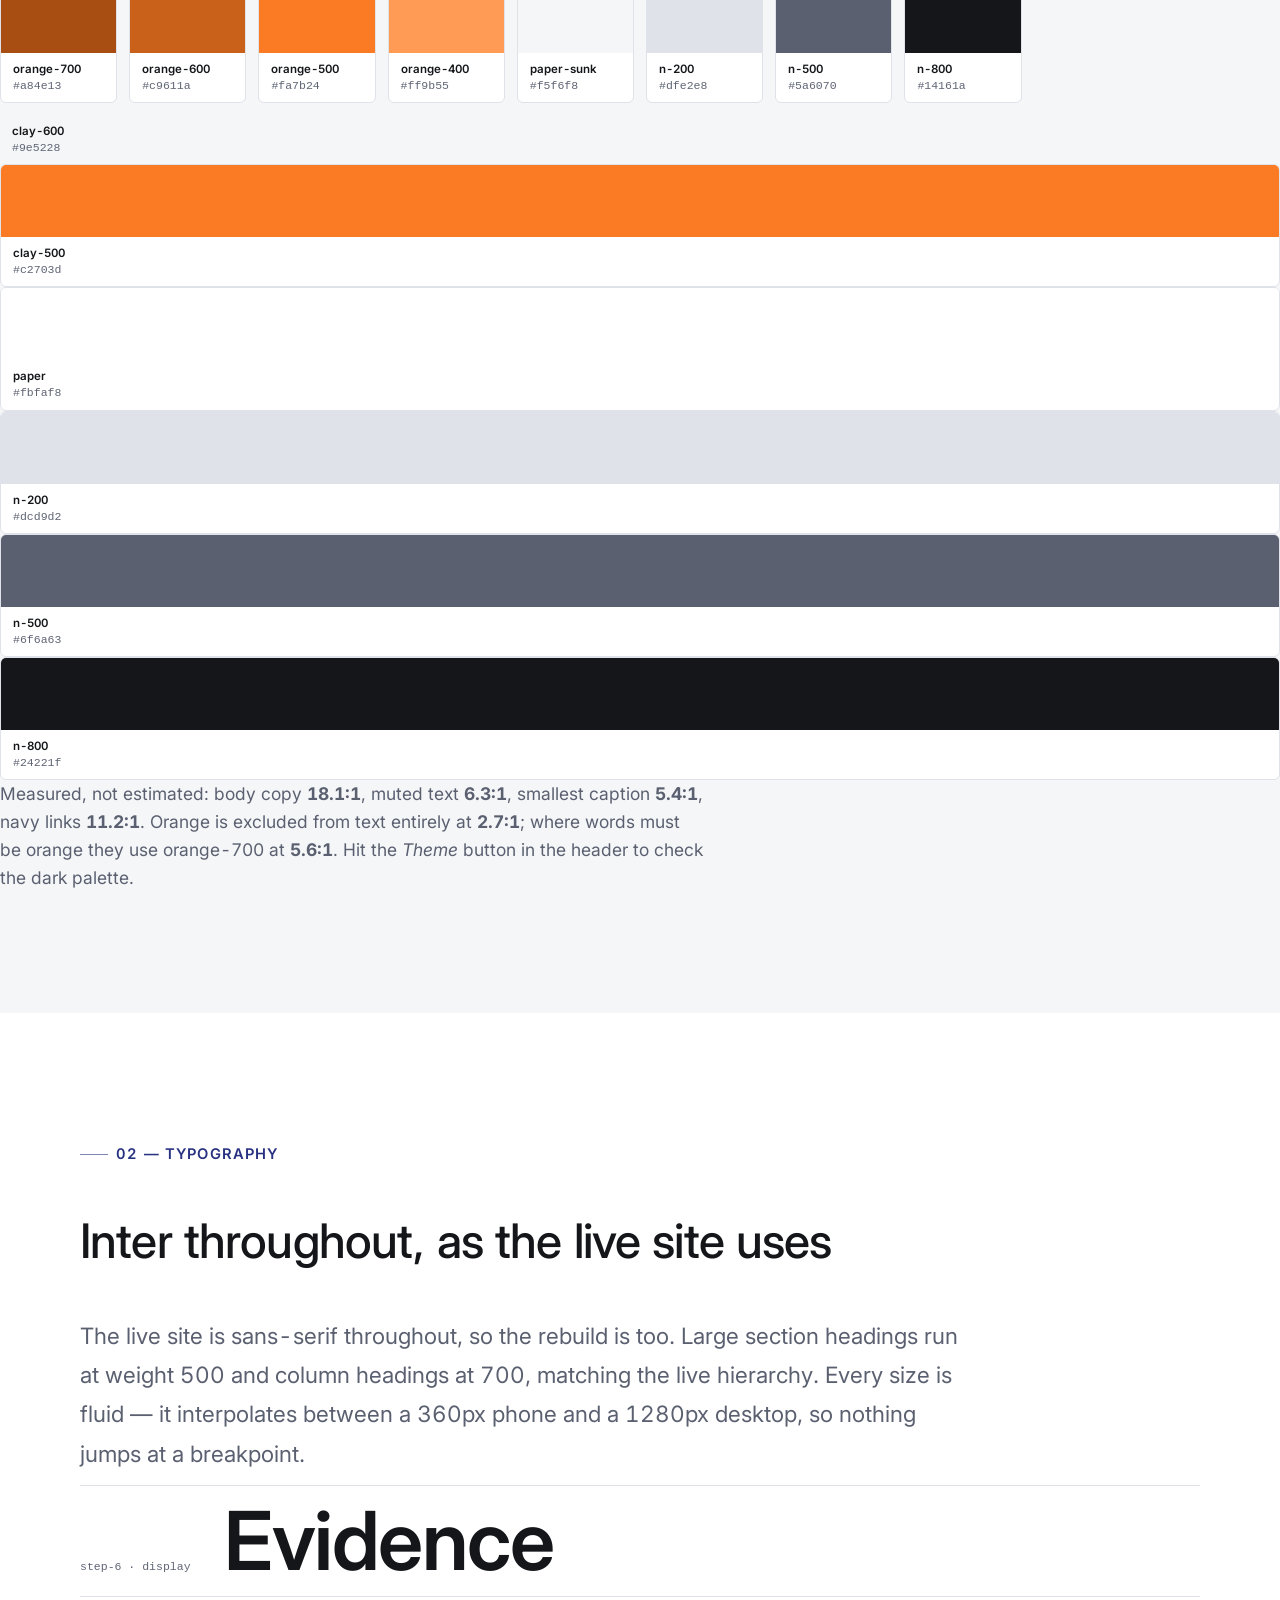
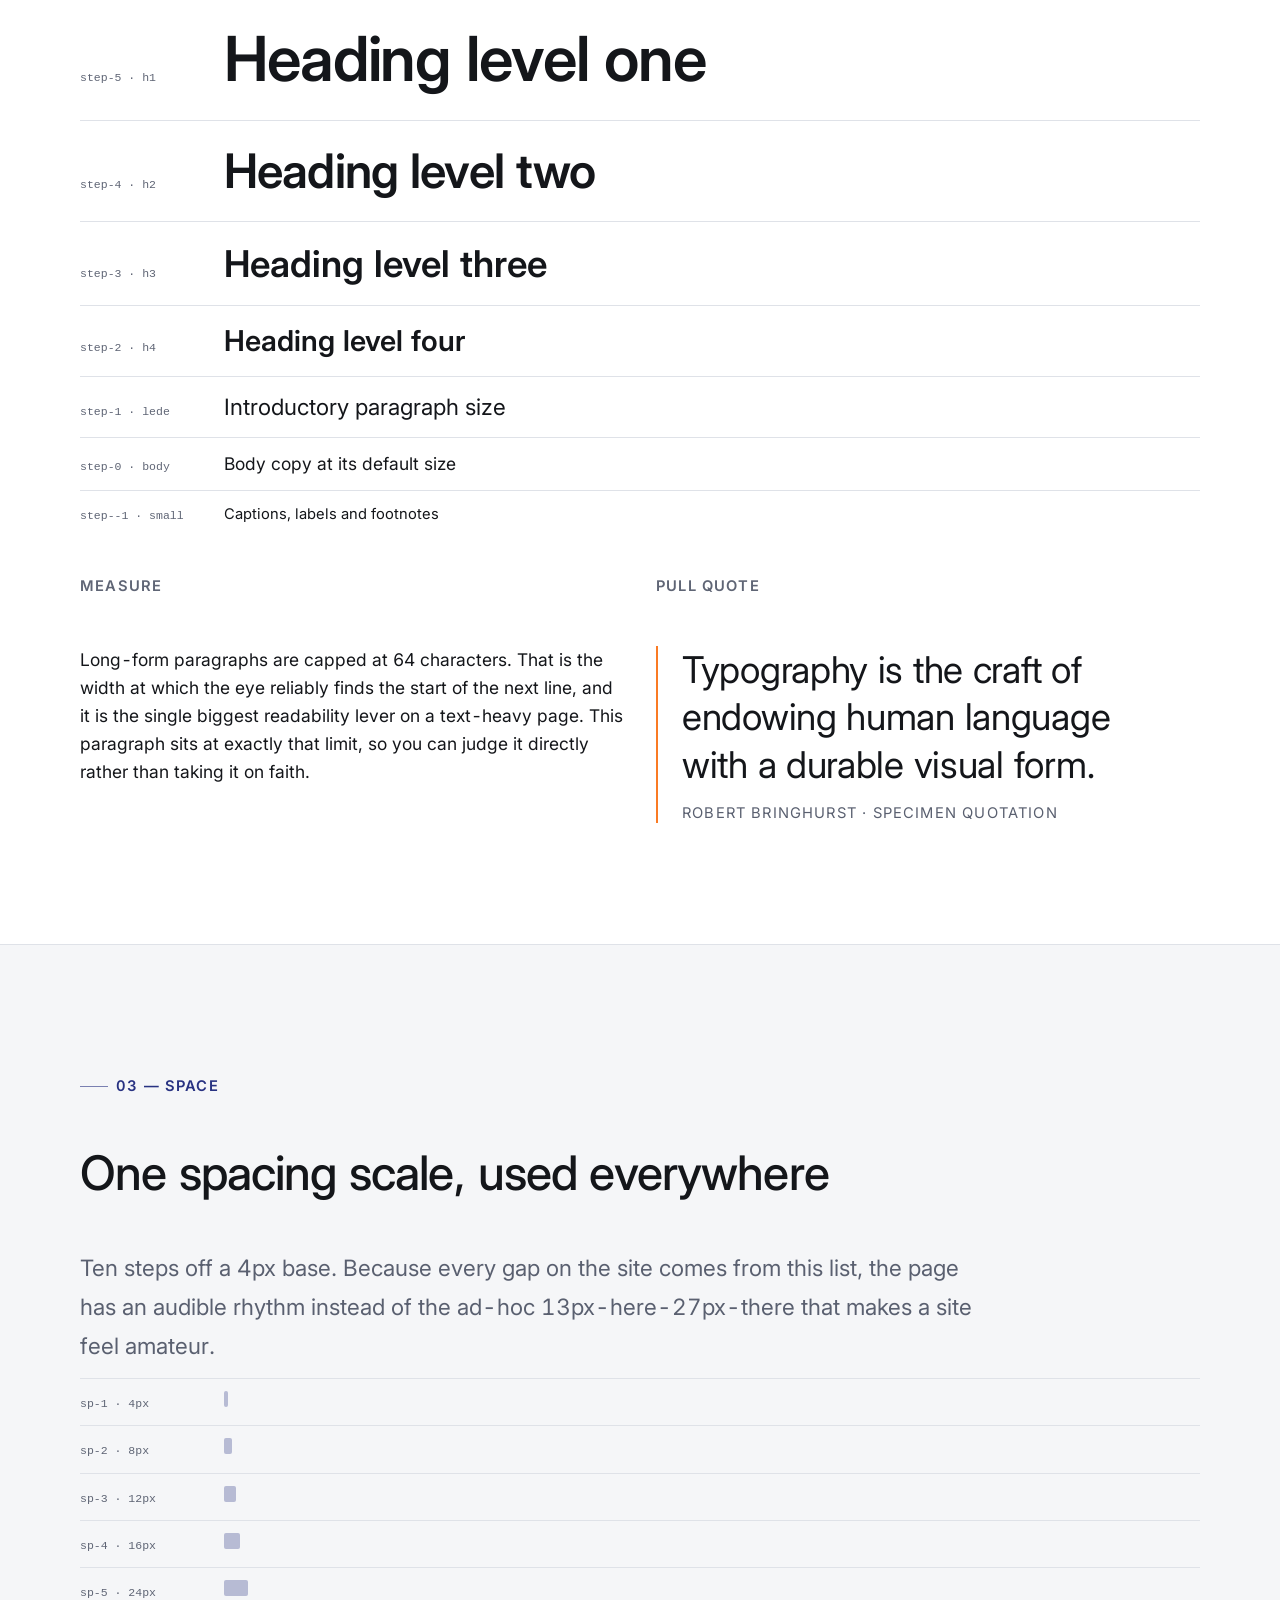
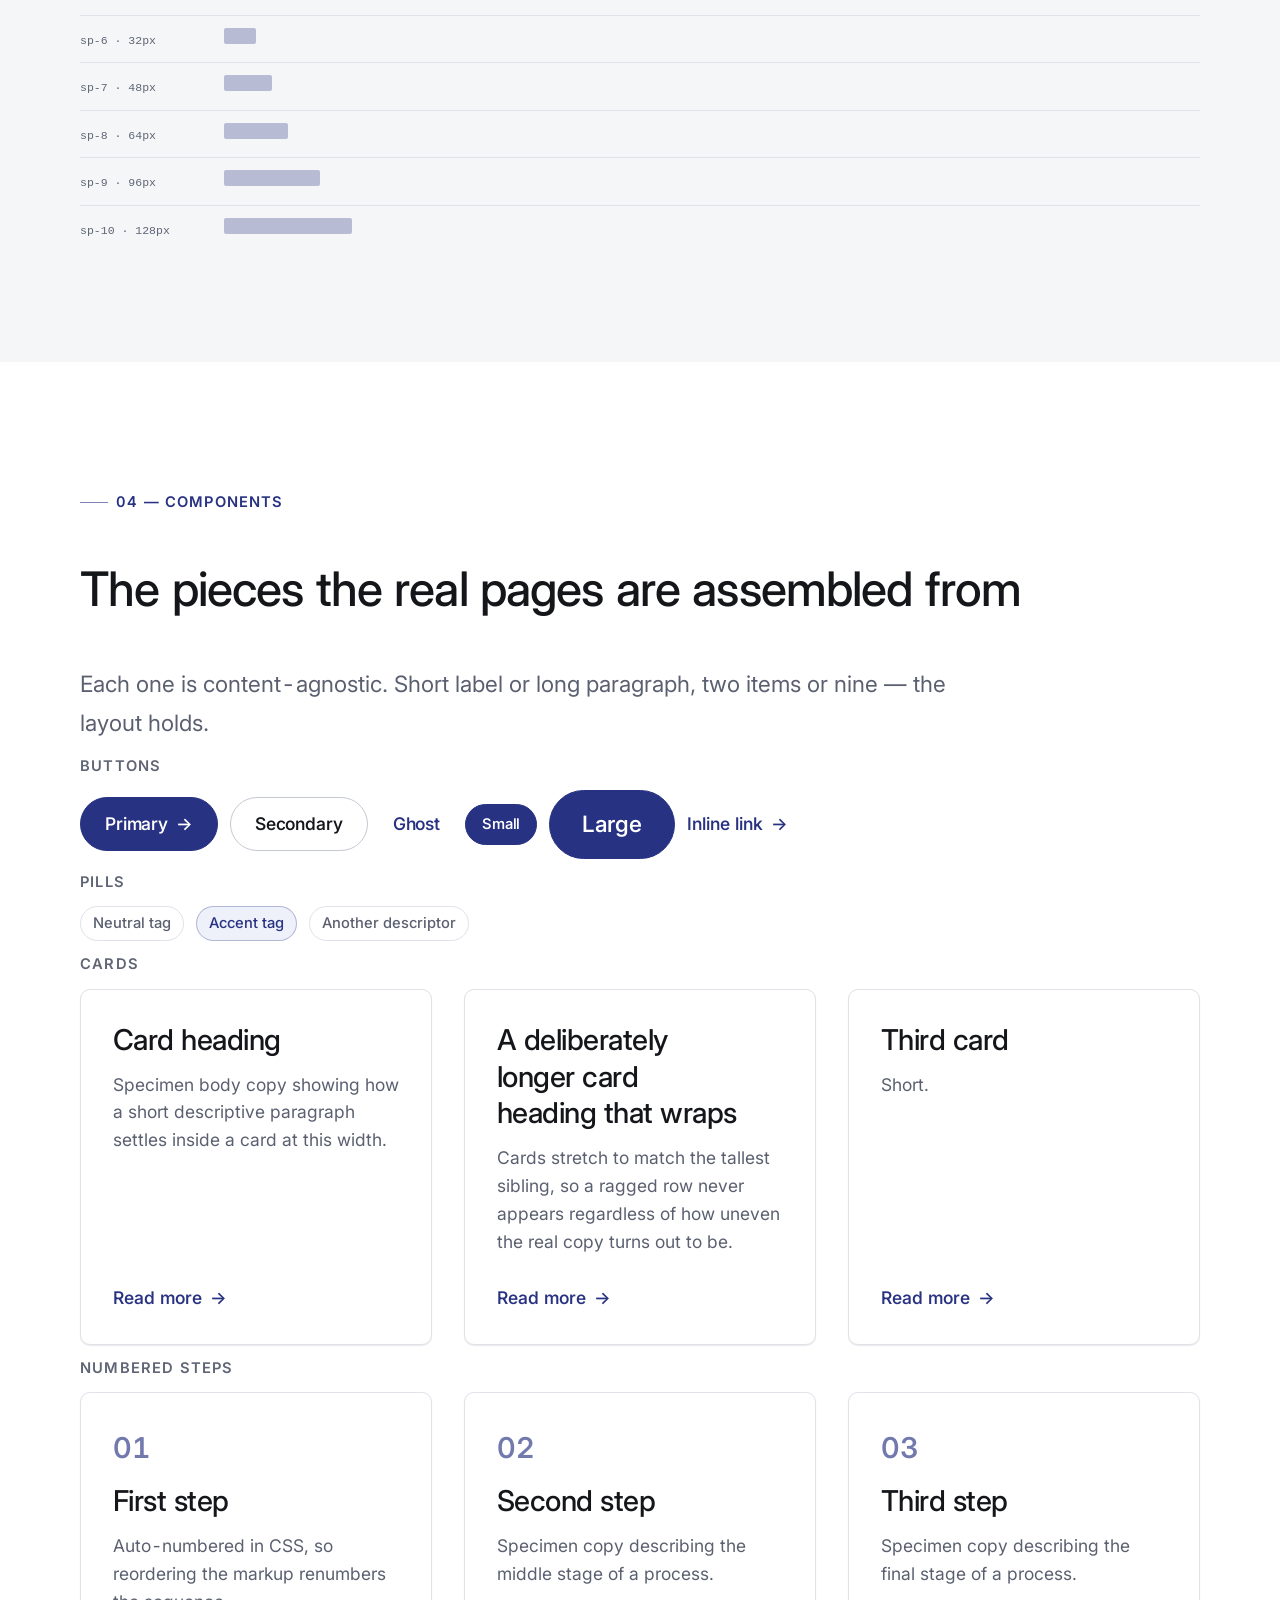
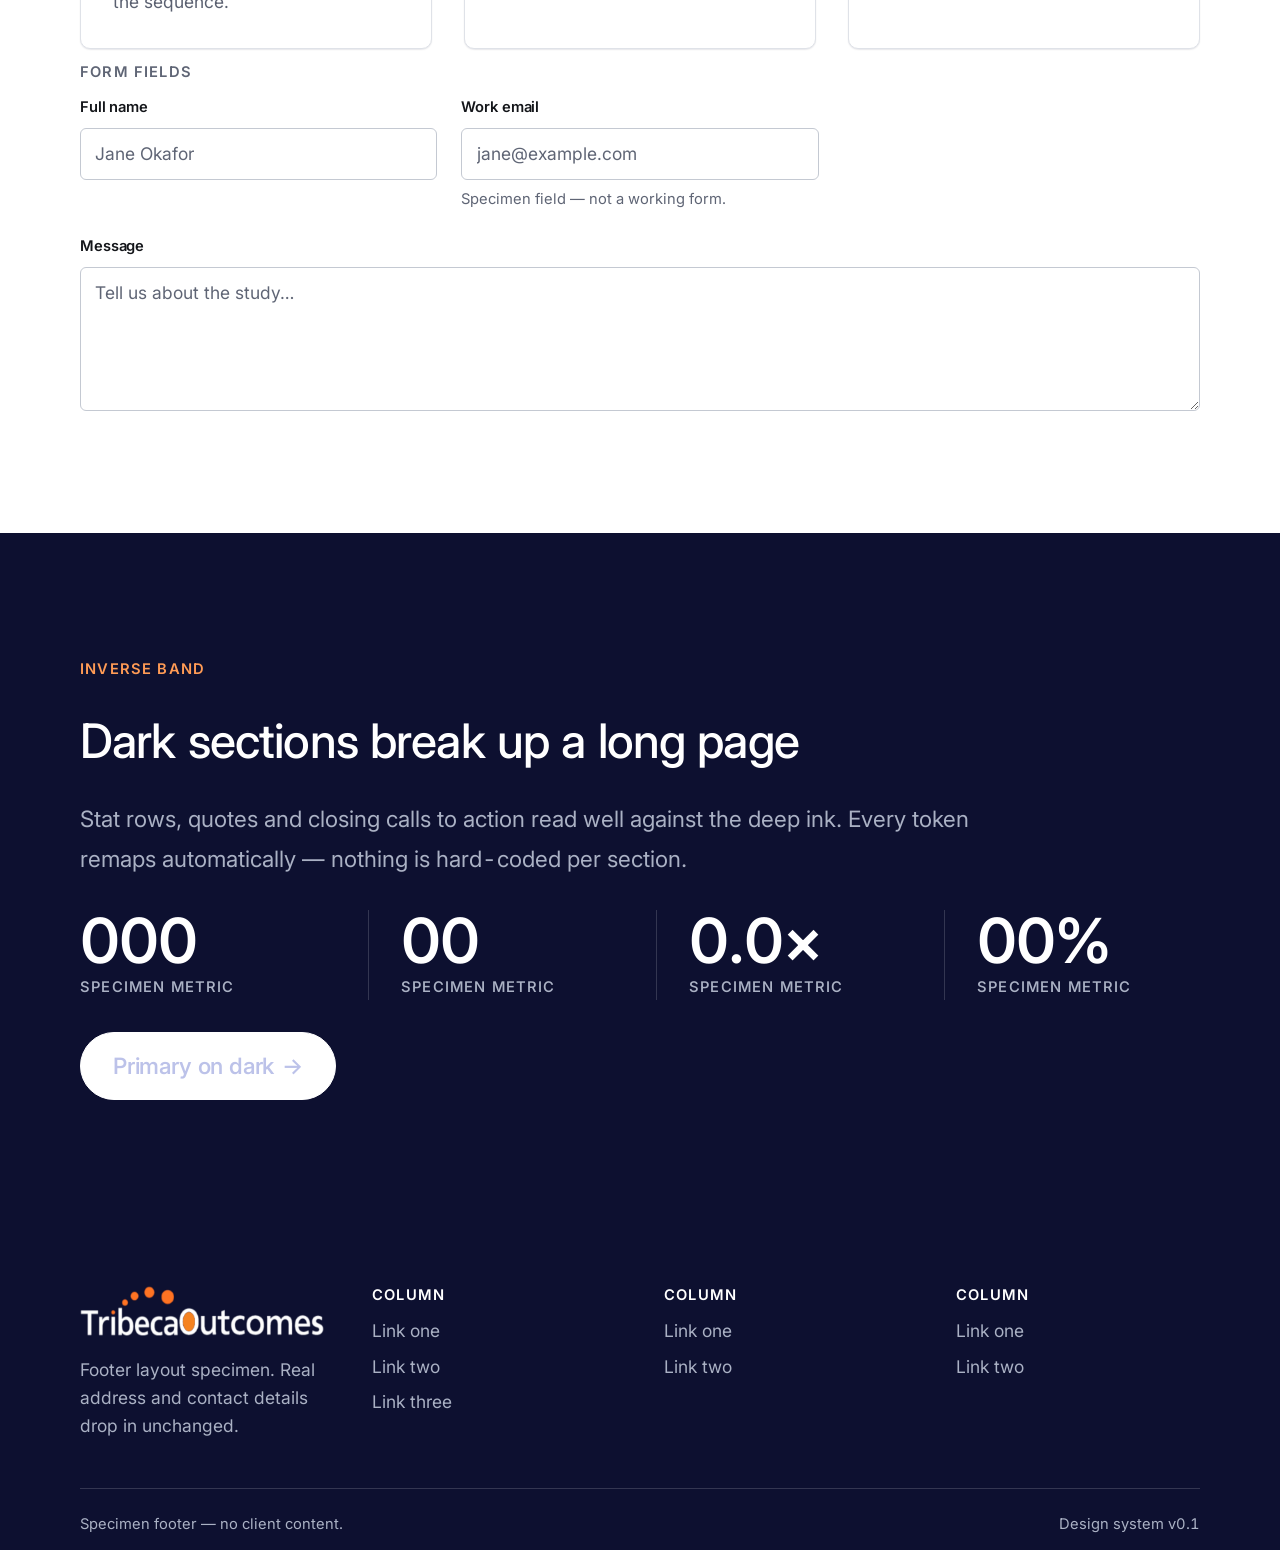
<file: styleguide.html>
<!doctype html>
<html lang="en">
<head>
<meta charset="utf-8">
<meta name="viewport" content="width=device-width, initial-scale=1">
<title>Design System — TribecaOutcomes rebuild</title>
<meta name="description" content="Visual language specimen for the TribecaOutcomes site rebuild: colour, type, spacing, components.">
<meta name="robots" content="noindex">
<script src="assets/js/theme-init.js"></script>
<link rel="preconnect" href="https://fonts.googleapis.com">
<link rel="preconnect" href="https://fonts.gstatic.com" crossorigin>
<link href="https://fonts.googleapis.com/css2?family=Inter:wght@400;500;600;700&display=swap" rel="stylesheet">
<link rel="stylesheet" href="assets/css/tokens.css">
<link rel="stylesheet" href="assets/css/base.css">
<link rel="stylesheet" href="assets/css/layout.css">
<link rel="stylesheet" href="assets/css/components.css">
<style>
  /* Specimen-page-only scaffolding. None of this ships on the real site. */
  .spec-note {
    background: var(--orange-100);
    color: var(--orange-700);
    border: 1px solid var(--orange-400);
    border-radius: var(--radius);
    padding: var(--sp-4) var(--sp-5);
    font-size: var(--step--1);
  }
  :root[data-theme="dark"] .spec-note,
  .spec-note { color: var(--orange-700); }
  .swatches { display: grid; grid-template-columns: repeat(auto-fill, minmax(7rem, 1fr)); gap: var(--sp-3); }
  .swatch { border: 1px solid var(--line); border-radius: var(--radius); overflow: hidden; background: var(--bg-raised); }
  .swatch__chip { height: 4.5rem; }
  .swatch__meta { padding: var(--sp-2) var(--sp-3); font-size: 0.72rem; line-height: 1.4; }
  .swatch__name { font-weight: 600; color: var(--text); }
  .swatch__hex { color: var(--text-faint); font-family: var(--font-mono); }
  .type-row { display: flex; flex-wrap: wrap; align-items: baseline; gap: var(--sp-4); border-top: 1px solid var(--line); padding-top: var(--sp-3); }
  .type-row__meta { font-family: var(--font-mono); font-size: 0.72rem; color: var(--text-faint); min-width: 8rem; }
  .space-bar { background: color-mix(in oklab, var(--accent) 30%, transparent); height: 1rem; border-radius: 2px; }
  .spec-h { font-family: var(--font-body); font-size: var(--step--1); font-weight: 600; letter-spacing: var(--tracking-wide); text-transform: uppercase; color: var(--text-faint); }
</style>
</head>
<body>
<a class="skip-link" href="#main">Skip to content</a>

<header class="site-header" data-header>
  <div class="container site-header__inner">
    <a class="brand" href="#main" aria-label="TribecaOutcomes — home"><img class="brand__img brand__img--light" src="assets/img/logo.png" alt="" width="700" height="130" decoding="async"><img class="brand__img brand__img--dark" src="assets/img/logo-on-dark.png" alt="" width="700" height="130" decoding="async"></a>
    <nav class="nav" aria-label="Specimen sections">
      <a class="nav__link" href="#colour">Colour</a>
      <a class="nav__link" href="#type">Type</a>
      <a class="nav__link" href="#space">Space</a>
      <a class="nav__link" href="#components">Components</a>
    </nav>
    <div class="cluster">
      <button class="theme-toggle" data-theme-toggle type="button" data-mode="system" aria-label="Theme: System">
        <span class="sr-only" data-theme-status>Theme: System</span>
        <svg class="theme-toggle__icon theme-toggle__icon--system" viewBox="0 0 24 24" aria-hidden="true"><rect x="2.5" y="4" width="19" height="13" rx="2"/><path d="M8.5 21h7M12 17v4"/></svg>
        <svg class="theme-toggle__icon theme-toggle__icon--light" viewBox="0 0 24 24" aria-hidden="true"><circle cx="12" cy="12" r="4.2"/><path d="M12 2.5v2.2M12 19.3v2.2M4.2 4.2l1.6 1.6M18.2 18.2l1.6 1.6M2.5 12h2.2M19.3 12h2.2M4.2 19.8l1.6-1.6M18.2 5.8l1.6-1.6"/></svg>
        <svg class="theme-toggle__icon theme-toggle__icon--dark" viewBox="0 0 24 24" aria-hidden="true"><path d="M20.5 14.2A8.6 8.6 0 1 1 9.8 3.5a6.9 6.9 0 0 0 10.7 10.7z"/></svg>
      </button>
      <button class="nav-toggle" data-nav-toggle type="button" aria-expanded="false" aria-controls="specimen-mobile-nav">
        <span class="sr-only">Menu</span><span class="nav-toggle__bars" aria-hidden="true"></span>
      </button>
    </div>
  </div>
  <div class="mobile-nav" id="specimen-mobile-nav" data-mobile-nav data-open="false">
    <div class="mobile-nav__inner container">
      <a class="mobile-nav__link" href="#colour">Colour</a>
      <a class="mobile-nav__link" href="#type">Type</a>
      <a class="mobile-nav__link" href="#space">Space</a>
      <a class="mobile-nav__link" href="#components">Components</a>
    </div>
  </div>
</header>

<main id="main">

  <section class="hero">
    <div class="container stack stack--lg">
      <p class="eyebrow">Design system specimen</p>
      <h1 class="hero__title measure">The visual language, before a single word of copy lands.</h1>
      <p class="lede">Every colour, type size, spacing step and component below is defined in tokens. Approve the look here and the real pages inherit it automatically — no restyling, no drift.</p>
      <div class="spec-note measure">
        <strong>Specimen text only.</strong> Nothing on this page is client copy. All wording here exists to demonstrate typography and layout, and is deleted once the real content arrives.
      </div>
      <div class="cluster hero__actions">
        <a class="btn btn--lg" href="#components">See the components <span class="btn__arrow" aria-hidden="true">→</span></a>
        <a class="btn btn--lg btn--secondary" href="#colour">Start with colour</a>
      </div>
    </div>
  </section>

  <!-- ============================ COLOUR ============================ -->
  <section class="section section--sunk section--ruled" id="colour">
    <div class="container stack stack--xl">
      <div class="stack">
        <p class="eyebrow">01 — Colour</p>
        <h2 class="measure">A restrained, clinical palette</h2>
        <p class="lede">Sampled from the client's logo: navy #283282 from the &ldquo;Tribeca&rdquo; wordmark, orange #fa7b24 from &ldquo;Outcomes&rdquo; and the dot arc. Orange measures 2.65:1 on white, so it is a graphic colour only — bullets, rules and dots, never text.</p>
      </div>

      <div class="stack stack--sm">
        <p class="spec-h">Brand ramp</p>
        <div class="swatches" data-reveal data-reveal-group>
          <div class="swatch"><div class="swatch__chip" style="background:var(--navy-900)"></div><div class="swatch__meta"><span class="swatch__name">navy-900</span><br><span class="swatch__hex">#0d1030</span></div></div>
          <div class="swatch"><div class="swatch__chip" style="background:var(--navy-800)"></div><div class="swatch__meta"><span class="swatch__name">navy-800</span><br><span class="swatch__hex">#161c4e</span></div></div>
          <div class="swatch"><div class="swatch__chip" style="background:var(--navy-700)"></div><div class="swatch__meta"><span class="swatch__name">navy-700</span><br><span class="swatch__hex">#1e2668</span></div></div>
          <div class="swatch"><div class="swatch__chip" style="background:var(--navy-600)"></div><div class="swatch__meta"><span class="swatch__name">navy-600</span><br><span class="swatch__hex">#283282</span></div></div>
          <div class="swatch"><div class="swatch__chip" style="background:var(--navy-500)"></div><div class="swatch__meta"><span class="swatch__name">navy-500</span><br><span class="swatch__hex">#3b47a2</span></div></div>
          <div class="swatch"><div class="swatch__chip" style="background:var(--navy-400)"></div><div class="swatch__meta"><span class="swatch__name">navy-400</span><br><span class="swatch__hex">#5a67c0</span></div></div>
          <div class="swatch"><div class="swatch__chip" style="background:var(--navy-300)"></div><div class="swatch__meta"><span class="swatch__name">navy-300</span><br><span class="swatch__hex">#8e97d8</span></div></div>
          <div class="swatch"><div class="swatch__chip" style="background:var(--navy-100)"></div><div class="swatch__meta"><span class="swatch__name">navy-100</span><br><span class="swatch__hex">#dee2f5</span></div></div>
        </div>
        </div>
      </div>

      <div class="stack stack--sm">
        <p class="spec-h">Accent &amp; neutrals</p>
        <div class="swatches">
          <div class="swatch"><div class="swatch__chip" style="background:var(--orange-700)"></div><div class="swatch__meta"><span class="swatch__name">orange-700</span><br><span class="swatch__hex">#a84e13</span></div></div>
          <div class="swatch"><div class="swatch__chip" style="background:var(--orange-600)"></div><div class="swatch__meta"><span class="swatch__name">orange-600</span><br><span class="swatch__hex">#c9611a</span></div></div>
          <div class="swatch"><div class="swatch__chip" style="background:var(--orange-500)"></div><div class="swatch__meta"><span class="swatch__name">orange-500</span><br><span class="swatch__hex">#fa7b24</span></div></div>
          <div class="swatch"><div class="swatch__chip" style="background:var(--orange-400)"></div><div class="swatch__meta"><span class="swatch__name">orange-400</span><br><span class="swatch__hex">#ff9b55</span></div></div>
          <div class="swatch"><div class="swatch__chip" style="background:var(--paper-sunk)"></div><div class="swatch__meta"><span class="swatch__name">paper-sunk</span><br><span class="swatch__hex">#f5f6f8</span></div></div>
          <div class="swatch"><div class="swatch__chip" style="background:var(--n-200)"></div><div class="swatch__meta"><span class="swatch__name">n-200</span><br><span class="swatch__hex">#dfe2e8</span></div></div>
          <div class="swatch"><div class="swatch__chip" style="background:var(--n-500)"></div><div class="swatch__meta"><span class="swatch__name">n-500</span><br><span class="swatch__hex">#5a6070</span></div></div>
          <div class="swatch"><div class="swatch__chip" style="background:var(--n-800)"></div><div class="swatch__meta"><span class="swatch__name">n-800</span><br><span class="swatch__hex">#14161a</span></div></div>
        </div><div class="swatch__meta"><span class="swatch__name">clay-600</span><br><span class="swatch__hex">#9e5228</span></div></div>
          <div class="swatch"><div class="swatch__chip" style="background:var(--orange-500)"></div><div class="swatch__meta"><span class="swatch__name">clay-500</span><br><span class="swatch__hex">#c2703d</span></div></div>
          <div class="swatch"><div class="swatch__chip" style="background:var(--paper)"></div><div class="swatch__meta"><span class="swatch__name">paper</span><br><span class="swatch__hex">#fbfaf8</span></div></div>
          <div class="swatch"><div class="swatch__chip" style="background:var(--n-200)"></div><div class="swatch__meta"><span class="swatch__name">n-200</span><br><span class="swatch__hex">#dcd9d2</span></div></div>
          <div class="swatch"><div class="swatch__chip" style="background:var(--n-500)"></div><div class="swatch__meta"><span class="swatch__name">n-500</span><br><span class="swatch__hex">#6f6a63</span></div></div>
          <div class="swatch"><div class="swatch__chip" style="background:var(--n-800)"></div><div class="swatch__meta"><span class="swatch__name">n-800</span><br><span class="swatch__hex">#24221f</span></div></div>
        </div>
      </div>

      <p class="text-muted measure">Measured, not estimated: body copy <strong>18.1:1</strong>, muted text <strong>6.3:1</strong>, smallest caption <strong>5.4:1</strong>, navy links <strong>11.2:1</strong>. Orange is excluded from text entirely at <strong>2.7:1</strong>; where words must be orange they use orange-700 at <strong>5.6:1</strong>. Hit the <em>Theme</em> button in the header to check the dark palette.</p>
    </div>
  </section>

  <!-- ============================ TYPE ============================ -->
  <section class="section" id="type">
    <div class="container stack stack--xl">
      <div class="stack">
        <p class="eyebrow">02 — Typography</p>
        <h2 class="measure">Inter throughout, as the live site uses</h2>
        <p class="lede">The live site is sans-serif throughout, so the rebuild is too. Large section headings run at weight 500 and column headings at 700, matching the live hierarchy. Every size is fluid — it interpolates between a 360px phone and a 1280px desktop, so nothing jumps at a breakpoint.</p>
      </div>

      <div class="stack stack--sm">
        <div class="type-row"><span class="type-row__meta">step-6 · display</span><span style="font-family:var(--font-display);font-size:var(--step-6);font-weight:600;letter-spacing:var(--tracking-tight);line-height:1.05">Evidence</span></div>
        <div class="type-row"><span class="type-row__meta">step-5 · h1</span><span style="font-family:var(--font-display);font-size:var(--step-5);font-weight:600;letter-spacing:var(--tracking-tight)">Heading level one</span></div>
        <div class="type-row"><span class="type-row__meta">step-4 · h2</span><span style="font-family:var(--font-display);font-size:var(--step-4);font-weight:600;letter-spacing:var(--tracking-tight)">Heading level two</span></div>
        <div class="type-row"><span class="type-row__meta">step-3 · h3</span><span style="font-family:var(--font-display);font-size:var(--step-3);font-weight:600">Heading level three</span></div>
        <div class="type-row"><span class="type-row__meta">step-2 · h4</span><span style="font-family:var(--font-display);font-size:var(--step-2);font-weight:600">Heading level four</span></div>
        <div class="type-row"><span class="type-row__meta">step-1 · lede</span><span style="font-size:var(--step-1)">Introductory paragraph size</span></div>
        <div class="type-row"><span class="type-row__meta">step-0 · body</span><span style="font-size:var(--step-0)">Body copy at its default size</span></div>
        <div class="type-row"><span class="type-row__meta">step--1 · small</span><span style="font-size:var(--step--1)">Captions, labels and footnotes</span></div>
      </div>

      <div class="grid grid--2">
        <div class="stack">
          <p class="spec-h">Measure</p>
          <p class="measure">Long-form paragraphs are capped at 64 characters. That is the width at which the eye reliably finds the start of the next line, and it is the single biggest readability lever on a text-heavy page. This paragraph sits at exactly that limit, so you can judge it directly rather than taking it on faith.</p>
        </div>
        <div class="stack">
          <p class="spec-h">Pull quote</p>
          <blockquote class="quote">Typography is the craft of endowing human language with a durable visual form.
            <cite class="quote__cite">Robert Bringhurst · specimen quotation</cite>
          </blockquote>
        </div>
      </div>
    </div>
  </section>

  <!-- ============================ SPACE ============================ -->
  <section class="section section--sunk section--ruled" id="space">
    <div class="container stack stack--xl">
      <div class="stack">
        <p class="eyebrow">03 — Space</p>
        <h2 class="measure">One spacing scale, used everywhere</h2>
        <p class="lede">Ten steps off a 4px base. Because every gap on the site comes from this list, the page has an audible rhythm instead of the ad-hoc 13px-here-27px-there that makes a site feel amateur.</p>
      </div>
      <div class="stack stack--sm">
        <div class="type-row"><span class="type-row__meta">sp-1 · 4px</span><span class="space-bar" style="width:var(--sp-1)"></span></div>
        <div class="type-row"><span class="type-row__meta">sp-2 · 8px</span><span class="space-bar" style="width:var(--sp-2)"></span></div>
        <div class="type-row"><span class="type-row__meta">sp-3 · 12px</span><span class="space-bar" style="width:var(--sp-3)"></span></div>
        <div class="type-row"><span class="type-row__meta">sp-4 · 16px</span><span class="space-bar" style="width:var(--sp-4)"></span></div>
        <div class="type-row"><span class="type-row__meta">sp-5 · 24px</span><span class="space-bar" style="width:var(--sp-5)"></span></div>
        <div class="type-row"><span class="type-row__meta">sp-6 · 32px</span><span class="space-bar" style="width:var(--sp-6)"></span></div>
        <div class="type-row"><span class="type-row__meta">sp-7 · 48px</span><span class="space-bar" style="width:var(--sp-7)"></span></div>
        <div class="type-row"><span class="type-row__meta">sp-8 · 64px</span><span class="space-bar" style="width:var(--sp-8)"></span></div>
        <div class="type-row"><span class="type-row__meta">sp-9 · 96px</span><span class="space-bar" style="width:var(--sp-9)"></span></div>
        <div class="type-row"><span class="type-row__meta">sp-10 · 128px</span><span class="space-bar" style="width:var(--sp-10)"></span></div>
      </div>
    </div>
  </section>

  <!-- ============================ COMPONENTS ============================ -->
  <section class="section" id="components">
    <div class="container stack stack--xl">
      <div class="stack">
        <p class="eyebrow">04 — Components</p>
        <h2 class="measure">The pieces the real pages are assembled from</h2>
        <p class="lede">Each one is content-agnostic. Short label or long paragraph, two items or nine — the layout holds.</p>
      </div>

      <div class="stack stack--sm">
        <p class="spec-h">Buttons</p>
        <div class="cluster">
          <a class="btn" href="#components">Primary <span class="btn__arrow" aria-hidden="true">→</span></a>
          <a class="btn btn--secondary" href="#components">Secondary</a>
          <a class="btn btn--ghost" href="#components">Ghost</a>
          <a class="btn btn--sm" href="#components">Small</a>
          <a class="btn btn--lg" href="#components">Large</a>
          <a class="link-arrow" href="#components">Inline link</a>
        </div>
      </div>

      <div class="stack stack--sm">
        <p class="spec-h">Pills</p>
        <div class="cluster">
          <span class="pill">Neutral tag</span>
          <span class="pill pill--accent">Accent tag</span>
          <span class="pill">Another descriptor</span>
        </div>
      </div>

      <div class="stack stack--sm">
        <p class="spec-h">Cards</p>
        <div class="grid grid--3" data-reveal data-reveal-group>
          <article class="card card--interactive">
            <h3 class="card__title">Card heading</h3>
            <p class="card__body">Specimen body copy showing how a short descriptive paragraph settles inside a card at this width.</p>
            <div class="card__foot"><a class="link-arrow" href="#components">Read more</a></div>
          </article>
          <article class="card card--interactive">
            <h3 class="card__title">A deliberately longer card heading that wraps</h3>
            <p class="card__body">Cards stretch to match the tallest sibling, so a ragged row never appears regardless of how uneven the real copy turns out to be.</p>
            <div class="card__foot"><a class="link-arrow" href="#components">Read more</a></div>
          </article>
          <article class="card card--interactive">
            <h3 class="card__title">Third card</h3>
            <p class="card__body">Short.</p>
            <div class="card__foot"><a class="link-arrow" href="#components">Read more</a></div>
          </article>
        </div>
      </div>

      <div class="stack stack--sm">
        <p class="spec-h">Numbered steps</p>
        <div class="grid grid--3 steps">
          <article class="card card--numbered"><h3 class="card__title">First step</h3><p class="card__body">Auto-numbered in CSS, so reordering the markup renumbers the sequence.</p></article>
          <article class="card card--numbered"><h3 class="card__title">Second step</h3><p class="card__body">Specimen copy describing the middle stage of a process.</p></article>
          <article class="card card--numbered"><h3 class="card__title">Third step</h3><p class="card__body">Specimen copy describing the final stage of a process.</p></article>
        </div>
      </div>

      <div class="stack stack--sm">
        <p class="spec-h">Form fields</p>
        <div class="grid grid--2" style="--grid-gap: var(--sp-5)">
          <div class="field">
            <label class="field__label" for="spec-name">Full name</label>
            <input class="input" id="spec-name" type="text" placeholder="Jane Okafor">
          </div>
          <div class="field">
            <label class="field__label" for="spec-email">Work email</label>
            <input class="input" id="spec-email" type="email" placeholder="jane@example.com">
            <span class="field__hint">Specimen field — not a working form.</span>
          </div>
          <div class="field" style="grid-column: 1 / -1">
            <label class="field__label" for="spec-msg">Message</label>
            <textarea class="textarea" id="spec-msg" placeholder="Tell us about the study…"></textarea>
          </div>
        </div>
      </div>
    </div>
  </section>

  <!-- ============================ INVERSE BAND ============================ -->
  <section class="section section--inverse">
    <div class="container stack stack--lg">
      <p class="eyebrow eyebrow--bare" style="color: var(--orange-400)">Inverse band</p>
      <h2 class="measure">Dark sections break up a long page</h2>
      <p class="lede">Stat rows, quotes and closing calls to action read well against the deep ink. Every token remaps automatically — nothing is hard-coded per section.</p>
      <div class="stat-row stat-row--ruled" data-reveal data-reveal-group>
        <div class="stat"><span class="stat__value">000</span><span class="stat__label">Specimen metric</span></div>
        <div class="stat"><span class="stat__value">00</span><span class="stat__label">Specimen metric</span></div>
        <div class="stat"><span class="stat__value">0.0×</span><span class="stat__label">Specimen metric</span></div>
        <div class="stat"><span class="stat__value">00%</span><span class="stat__label">Specimen metric</span></div>
      </div>
      <div class="cluster">
        <a class="btn btn--lg btn--on-dark" href="#main">Primary on dark <span class="btn__arrow" aria-hidden="true">→</span></a>
      </div>
    </div>
  </section>

</main>

<footer class="site-footer">
  <div class="container stack stack--lg">
    <div class="footer__grid">
      <div>
        <a class="brand" href="#main" aria-label="TribecaOutcomes — home"><img class="brand__img brand__img--light" src="assets/img/logo.png" alt="" width="700" height="130" decoding="async"><img class="brand__img brand__img--dark" src="assets/img/logo-on-dark.png" alt="" width="700" height="130" decoding="async"></a>
        <p style="margin-top: var(--sp-3); max-width: 24ch;">Footer layout specimen. Real address and contact details drop in unchanged.</p>
      </div>
      <div>
        <h3 class="footer__heading">Column</h3>
        <ul class="footer__list"><li><a href="#colour">Link one</a></li><li><a href="#type">Link two</a></li><li><a href="#space">Link three</a></li></ul>
      </div>
      <div>
        <h3 class="footer__heading">Column</h3>
        <ul class="footer__list"><li><a href="#components">Link one</a></li><li><a href="#components">Link two</a></li></ul>
      </div>
      <div>
        <h3 class="footer__heading">Column</h3>
        <ul class="footer__list"><li><a href="#components">Link one</a></li><li><a href="#components">Link two</a></li></ul>
      </div>
    </div>
    <div class="footer__bottom">
      <span>Specimen footer — no client content.</span>
      <span>Design system v0.1</span>
    </div>
  </div>
</footer>

<script src="assets/js/site.js" defer></script>
</body>
</html>
</file>
<file: assets/css/tokens.css>
/* ==========================================================================
   Design tokens — the single source of truth for the visual language.

   Palette sampled directly from the client's logo:
     navy   #283282  (the "Tribeca" wordmark)
     orange #fa7b24  (the "Outcomes" wordmark and the arc of dots)

   Orange measures 2.65:1 on white, so it NEVER carries text. It is a graphic
   colour only — bullets, rules, dots, underlines. Text accents use navy
   (11.24:1) or orange-700 (5.58:1).
   ========================================================================== */

:root {
  /* --- Navy ramp -------------------------------------------------------- */
  --navy-900: #0d1030;
  --navy-800: #161c4e;
  --navy-700: #1e2668;
  --navy-600: #283282;   /* logo navy */
  --navy-500: #3b47a2;
  --navy-400: #5a67c0;
  --navy-300: #8e97d8;
  --navy-200: #bcc2e9;
  --navy-100: #dee2f5;
  --navy-050: #eef0fa;

  /* --- Orange ramp ------------------------------------------------------ */
  --orange-700: #a84e13;  /* lightest orange that is safe for text on white */
  --orange-600: #c9611a;
  --orange-500: #fa7b24;  /* logo orange — graphic use only */
  --orange-400: #ff9b55;
  --orange-100: #fde6d4;

  /* --- Neutrals (cool and near-white, matching the live site) ----------- */
  --paper: #ffffff;
  --paper-sunk: #f5f6f8;
  --n-050: #f8f9fa;
  --n-100: #eef0f3;
  --n-200: #dfe2e8;
  --n-300: #c4c9d2;
  --n-400: #9aa1ad;   /* decorative only — fails AA as text */
  --n-450: #5f6575;   /* lightest text that clears AA on every surface */
  --n-500: #5a6070;
  --n-600: #414654;
  --n-700: #2b2f3a;
  --n-800: #14161a;
  --n-900: #0a0b0e;

  /* --- Semantic surface + text ------------------------------------------ */
  --bg: var(--paper);
  --bg-sunk: var(--paper-sunk);
  --bg-raised: #ffffff;
  --bg-inverse: var(--navy-900);

  --text: var(--n-800);
  --text-muted: var(--n-500);
  --text-faint: var(--n-450);
  --text-on-inverse: #ffffff;
  --text-on-inverse-muted: #aab1c4;

  --accent: var(--navy-600);
  --accent-hover: var(--navy-700);
  --accent-soft: var(--navy-050);
  --highlight: var(--orange-500);      /* graphic only */
  --highlight-text: var(--orange-700); /* when orange must carry words */

  --line: var(--n-200);
  --line-strong: var(--n-300);
  --line-inverse: rgba(255, 255, 255, 0.16);

  --focus: var(--navy-600);

  /* --- Typography ------------------------------------------------------- */
  /* The live site is sans throughout, so both roles resolve to the same
     family. Kept as two tokens so a display face can be swapped in later. */
  --font-display: "Inter", ui-sans-serif, system-ui, -apple-system, "Segoe UI", sans-serif;
  --font-body: "Inter", ui-sans-serif, system-ui, -apple-system, "Segoe UI", sans-serif;
  --font-mono: ui-monospace, "SF Mono", "Cascadia Mono", Menlo, monospace;

  --weight-display: 500;  /* big section headings read light on the live site */
  --weight-bold: 700;     /* card and column headings read bold */

  --step--1: clamp(0.83rem, 0.80rem + 0.15vw, 0.92rem);
  --step-0:  clamp(1.00rem, 0.96rem + 0.20vw, 1.09rem);
  --step-1:  clamp(1.20rem, 1.12rem + 0.36vw, 1.44rem);
  --step-2:  clamp(1.44rem, 1.30rem + 0.62vw, 1.90rem);
  --step-3:  clamp(1.73rem, 1.50rem + 1.01vw, 2.50rem);
  --step-4:  clamp(2.07rem, 1.71rem + 1.58vw, 3.30rem);
  --step-5:  clamp(2.49rem, 1.93rem + 2.44vw, 4.35rem);
  --step-6:  clamp(2.99rem, 2.14rem + 3.68vw, 5.73rem);

  --leading-tight: 1.12;
  --leading-snug: 1.28;
  --leading-normal: 1.6;
  --leading-loose: 1.75;

  --tracking-tight: -0.018em;
  --tracking-snug: -0.008em;
  --tracking-wide: 0.08em;

  --measure: 64ch;
  --measure-narrow: 46ch;

  /* --- Space ------------------------------------------------------------ */
  --sp-1: 0.25rem;
  --sp-2: 0.5rem;
  --sp-3: 0.75rem;
  --sp-4: 1rem;
  --sp-5: 1.5rem;
  --sp-6: 2rem;
  --sp-7: 3rem;
  --sp-8: 4rem;
  --sp-9: 6rem;
  --sp-10: 8rem;

  --section-y: clamp(3.5rem, 2rem + 7vw, 8rem);
  --gutter: clamp(1rem, 0.4rem + 3vw, 2.5rem);
  --container: 75rem;
  --container-tight: 56rem;

  /* --- Shape ------------------------------------------------------------ */
  --radius-sm: 3px;
  --radius: 6px;
  --radius-lg: 10px;
  --radius-xl: 18px;
  --radius-pill: 999px;

  /* --- Elevation (tinted navy, never pure black) ------------------------ */
  --shadow-sm: 0 1px 2px rgba(13, 16, 48, 0.06), 0 1px 1px rgba(13, 16, 48, 0.04);
  --shadow: 0 2px 4px rgba(13, 16, 48, 0.05), 0 6px 16px -6px rgba(13, 16, 48, 0.14);
  --shadow-lg: 0 4px 8px rgba(13, 16, 48, 0.05), 0 18px 40px -12px rgba(13, 16, 48, 0.20);
  --shadow-focus: 0 0 0 3px var(--bg), 0 0 0 5px var(--focus);

  /* --- Motion ----------------------------------------------------------- */
  --ease-out: cubic-bezier(0.22, 1, 0.36, 1);
  --ease-in-out: cubic-bezier(0.65, 0, 0.35, 1);
  --dur-fast: 140ms;
  --dur: 240ms;
  --dur-slow: 520ms;
}

/* --- Dark mode ---------------------------------------------------------- */
@media (prefers-color-scheme: dark) {
  :root:not([data-theme="light"]) {
    --bg: #0b0e22;
    --bg-sunk: #070914;
    --bg-raised: #131735;
    --bg-inverse: #05060f;

    --text: #eceef7;
    --text-muted: #a9b0c8;
    --text-faint: #8c93ac;
    --text-on-inverse: #ffffff;
    --text-on-inverse-muted: #aab1c4;

    --accent: var(--navy-300);
    --accent-hover: var(--navy-200);
    --accent-soft: rgba(142, 151, 216, 0.14);
    --highlight: var(--orange-400);
    --highlight-text: var(--orange-400);

    --line: rgba(255, 255, 255, 0.11);
    --line-strong: rgba(255, 255, 255, 0.22);
    --line-inverse: rgba(255, 255, 255, 0.14);

    --focus: var(--navy-300);

    --shadow-sm: 0 1px 2px rgba(0, 0, 0, 0.5);
    --shadow: 0 2px 4px rgba(0, 0, 0, 0.4), 0 6px 16px -6px rgba(0, 0, 0, 0.6);
    --shadow-lg: 0 4px 8px rgba(0, 0, 0, 0.4), 0 18px 40px -12px rgba(0, 0, 0, 0.7);
  }
}

:root[data-theme="dark"] {
  --bg: #0b0e22;
  --bg-sunk: #070914;
  --bg-raised: #131735;
  --bg-inverse: #05060f;

  --text: #eceef7;
  --text-muted: #a9b0c8;
  --text-faint: #8c93ac;
  --text-on-inverse: #ffffff;
  --text-on-inverse-muted: #aab1c4;

  --accent: var(--navy-300);
  --accent-hover: var(--navy-200);
  --accent-soft: rgba(142, 151, 216, 0.14);
  --highlight: var(--orange-400);
  --highlight-text: var(--orange-400);

  --line: rgba(255, 255, 255, 0.11);
  --line-strong: rgba(255, 255, 255, 0.22);
  --line-inverse: rgba(255, 255, 255, 0.14);

  --focus: var(--navy-300);

  --shadow-sm: 0 1px 2px rgba(0, 0, 0, 0.5);
  --shadow: 0 2px 4px rgba(0, 0, 0, 0.4), 0 6px 16px -6px rgba(0, 0, 0, 0.6);
  --shadow-lg: 0 4px 8px rgba(0, 0, 0, 0.4), 0 18px 40px -12px rgba(0, 0, 0, 0.7);
}
</file>
<file: assets/css/base.css>
/* ==========================================================================
   Reset + base typography. Everything here is content-agnostic.
   ========================================================================== */

*, *::before, *::after { box-sizing: border-box; }

* { margin: 0; }

html {
  -webkit-text-size-adjust: 100%;
  scroll-behavior: smooth;
  scroll-padding-top: 6rem; /* clears the sticky header on anchor jumps */
}

@media (prefers-reduced-motion: reduce) {
  html { scroll-behavior: auto; }
  *, *::before, *::after {
    animation-duration: 0.01ms !important;
    animation-iteration-count: 1 !important;
    transition-duration: 0.01ms !important;
  }
}

body {
  background: var(--bg);
  color: var(--text);
  font-family: var(--font-body);
  font-size: var(--step-0);
  line-height: var(--leading-normal);
  font-synthesis-weight: none;
  -webkit-font-smoothing: antialiased;
  text-rendering: optimizeLegibility;
  font-variant-numeric: tabular-nums;
  min-height: 100svh;
  overflow-x: hidden; /* belt-and-braces against a stray wide child */
}

img, svg, video, canvas, picture {
  display: block;
  max-width: 100%;
  height: auto;
}

input, button, textarea, select { font: inherit; color: inherit; }

p, li { text-wrap: pretty; }

/* --- Headings ----------------------------------------------------------- */
h1, h2, h3, h4, h5, h6 {
  font-family: var(--font-display);
  font-weight: var(--weight-display);
  line-height: var(--leading-tight);
  letter-spacing: var(--tracking-tight);
  color: var(--text);
  text-wrap: balance;
}

h1 { font-size: var(--step-5); }
h2 { font-size: var(--step-4); }
h3 { font-size: var(--step-3); line-height: var(--leading-snug); }
h4 { font-size: var(--step-2); line-height: var(--leading-snug); letter-spacing: var(--tracking-snug); font-weight: var(--weight-bold); }
h5 { font-size: var(--step-1); line-height: var(--leading-snug); letter-spacing: var(--tracking-snug); font-weight: var(--weight-bold); }
h6 { font-size: var(--step-0); letter-spacing: var(--tracking-snug); font-weight: var(--weight-bold); }

/* --- Links -------------------------------------------------------------- */
a {
  color: var(--accent);
  text-decoration-line: underline;
  text-decoration-thickness: 1px;
  text-underline-offset: 0.18em;
  text-decoration-color: color-mix(in oklab, var(--accent) 38%, transparent);
  transition: color var(--dur-fast) var(--ease-out),
              text-decoration-color var(--dur-fast) var(--ease-out);
}
a:hover {
  color: var(--accent-hover);
  text-decoration-color: currentColor;
}

/* --- Focus: visible, branded, never removed ----------------------------- */
:focus-visible {
  outline: 2px solid var(--focus);
  outline-offset: 3px;
  border-radius: var(--radius-sm);
}
:focus:not(:focus-visible) { outline: none; }

::selection {
  background: color-mix(in oklab, var(--accent) 24%, transparent);
  color: var(--text);
}

hr {
  border: 0;
  border-top: 1px solid var(--line);
  margin-block: var(--sp-7);
}

blockquote {
  margin: 0;
  padding-left: var(--sp-5);
  border-left: 2px solid var(--highlight);
}

code, kbd, samp, pre { font-family: var(--font-mono); font-size: 0.9em; }

/* --- Skip link ---------------------------------------------------------- */
.skip-link {
  position: absolute;
  left: var(--sp-4);
  top: var(--sp-4);
  z-index: 200;
  padding: var(--sp-3) var(--sp-4);
  background: var(--bg-raised);
  color: var(--text);
  border-radius: var(--radius);
  box-shadow: var(--shadow-lg);
  text-decoration: none;
  transform: translateY(-160%);
  transition: transform var(--dur) var(--ease-out);
}
.skip-link:focus-visible { transform: translateY(0); }

/* --- Screen-reader-only ------------------------------------------------- */
.sr-only {
  position: absolute;
  width: 1px; height: 1px;
  padding: 0; margin: -1px;
  overflow: hidden;
  clip-path: inset(50%);
  white-space: nowrap;
  border: 0;
}
</file>
<file: assets/css/layout.css>
/* ==========================================================================
   Layout primitives — containers, sections, grids, stacks.
   ========================================================================== */

.container {
  width: 100%;
  max-width: var(--container);
  margin-inline: auto;
  padding-inline: var(--gutter);
}
.container--tight { max-width: var(--container-tight); }
.container--wide  { max-width: 84rem; }

/* Vertical rhythm. Every band of the page is a .section. */
.section { padding-block: var(--section-y); }
.section--sm { padding-block: calc(var(--section-y) * 0.6); }
.section--lg { padding-block: calc(var(--section-y) * 1.35); }
.section--sunk { background: var(--bg-sunk); }
.section--inverse {
  background: var(--bg-inverse);
  color: var(--text-on-inverse);
}
.section--inverse h1, .section--inverse h2,
.section--inverse h3, .section--inverse h4 { color: var(--text-on-inverse); }
.section--inverse .lede,
.section--inverse .text-muted { color: var(--text-on-inverse-muted); }
.section--inverse a { color: var(--navy-200); }
.section--inverse hr { border-color: var(--line-inverse); }

/* Hairline between adjacent same-colour sections, so bands stay legible. */
.section--ruled { border-top: 1px solid var(--line); }

/* --- Stack: uniform vertical spacing between siblings ------------------- */
.stack > * + * { margin-top: var(--flow, var(--sp-4)); }
.stack--sm { --flow: var(--sp-3); }
.stack--lg { --flow: var(--sp-6); }
.stack--xl { --flow: var(--sp-7); }

/* --- Grid --------------------------------------------------------------- */
.grid {
  display: grid;
  gap: var(--grid-gap, var(--sp-6));
}
.grid--2 { grid-template-columns: repeat(auto-fit, minmax(min(100%, 20rem), 1fr)); }
.grid--3 { grid-template-columns: repeat(auto-fit, minmax(min(100%, 16rem), 1fr)); }
.grid--4 { grid-template-columns: repeat(auto-fit, minmax(min(100%, 13rem), 1fr)); }

/* Asymmetric editorial split: sticky label column + content column. */
/* minmax(0, …) rather than a bare 1fr: a bare 1fr is minmax(auto, 1fr), so a
   wide-min-content child (a nested grid, a long unbroken string) can force the
   track past the viewport instead of shrinking. */
.grid--split {
  grid-template-columns: minmax(0, 1fr);
  gap: var(--sp-6);
}
@media (min-width: 60rem) {
  .grid--split {
    grid-template-columns: minmax(14rem, 22rem) minmax(0, 1fr);
    gap: var(--sp-8);
  }
  .grid--split > .sticky-label { position: sticky; top: 7rem; align-self: start; }
}

.cluster {
  display: flex;
  flex-wrap: wrap;
  gap: var(--sp-3);
  align-items: center;
}
.cluster--between { justify-content: space-between; }

/* --- Measure + alignment helpers ---------------------------------------- */
.measure { max-width: var(--measure); }
.measure--narrow { max-width: var(--measure-narrow); }
.center { margin-inline: auto; }
.text-center { text-align: center; }
.text-muted { color: var(--text-muted); }
</file>
<file: assets/css/components.css>
/* ==========================================================================
   Components. Each one is content-agnostic: drop any copy in, it holds up.
   ========================================================================== */

/* --- Eyebrow: small caps label above a heading -------------------------- */
.eyebrow {
  display: inline-flex;
  align-items: center;
  gap: var(--sp-2);
  font-family: var(--font-body);
  font-size: var(--step--1);
  font-weight: 600;
  letter-spacing: var(--tracking-wide);
  text-transform: uppercase;
  color: var(--accent);
}
.eyebrow::before {
  content: "";
  width: 1.75rem;
  height: 1px;
  background: currentColor;
  opacity: 0.6;
}
.eyebrow--bare::before { display: none; }

/* --- Lede: the oversized intro paragraph under an h1/h2 ----------------- */
.lede {
  font-size: var(--step-1);
  line-height: var(--leading-loose);
  color: var(--text-muted);
  max-width: var(--measure);
  text-wrap: pretty;
}

/* --- Buttons ------------------------------------------------------------ */
.btn {
  --btn-bg: var(--accent);
  --btn-fg: #fff;
  --btn-border: var(--accent);
  display: inline-flex;
  align-items: center;
  justify-content: center;
  gap: var(--sp-2);
  padding: 0.75rem 1.5rem;
  min-height: 2.875rem; /* comfortable 46px touch target */
  border: 1px solid var(--btn-border);
  border-radius: var(--radius-pill);
  background: var(--btn-bg);
  color: var(--btn-fg);
  font-size: var(--step-0);
  font-weight: 550;
  letter-spacing: var(--tracking-snug);
  text-decoration: none;
  cursor: pointer;
  white-space: nowrap;
  transition: transform var(--dur-fast) var(--ease-out),
              background-color var(--dur-fast) var(--ease-out),
              border-color var(--dur-fast) var(--ease-out),
              box-shadow var(--dur-fast) var(--ease-out);
}
.btn:hover {
  --btn-bg: var(--accent-hover);
  --btn-border: var(--accent-hover);
  color: var(--btn-fg);
  transform: translateY(-1px);
  box-shadow: var(--shadow);
}
.btn:active { transform: translateY(0); box-shadow: var(--shadow-sm); }

.btn[disabled], .btn[aria-disabled="true"] {
  opacity: 0.45;
  cursor: not-allowed;
  filter: grayscale(0.6);
}
.btn[disabled]:hover, .btn[aria-disabled="true"]:hover {
  transform: none;
  box-shadow: none;
}

.btn--secondary {
  --btn-bg: transparent;
  --btn-fg: var(--text);
  --btn-border: var(--line-strong);
}
.btn--secondary:hover {
  --btn-bg: var(--accent-soft);
  --btn-fg: var(--accent-hover);
  --btn-border: var(--accent);
}

.btn--ghost {
  --btn-bg: transparent;
  --btn-fg: var(--accent);
  --btn-border: transparent;
  padding-inline: var(--sp-3);
}
.btn--ghost:hover { --btn-bg: var(--accent-soft); box-shadow: none; }

.btn--on-dark {
  --btn-bg: #fff;
  --btn-fg: var(--navy-900);
  --btn-border: #fff;
}
.btn--on-dark:hover { --btn-bg: var(--navy-100); --btn-border: var(--navy-100); }

.btn--lg { padding: 0.95rem 2rem; font-size: var(--step-1); min-height: 3.25rem; }
.btn--sm { padding: 0.5rem 1rem; font-size: var(--step--1); min-height: 2.25rem; }

/* Arrow that eases forward on hover — the one flourish on a CTA. */
.btn__arrow { transition: transform var(--dur) var(--ease-out); }
.btn:hover .btn__arrow { transform: translateX(3px); }

/* --- Inline "read more" link with a moving rule ------------------------- */
.link-arrow {
  display: inline-flex;
  align-items: center;
  gap: var(--sp-2);
  font-weight: 550;
  text-decoration: none;
}
.link-arrow::after {
  content: "\2192";
  transition: transform var(--dur) var(--ease-out);
}
.link-arrow:hover::after { transform: translateX(4px); }

/* --- Header / navigation ------------------------------------------------ */
.site-header {
  position: sticky;
  top: 0;
  z-index: 100;
  background: color-mix(in oklab, var(--bg) 82%, transparent);
  backdrop-filter: saturate(1.6) blur(14px);
  -webkit-backdrop-filter: saturate(1.6) blur(14px);
  border-bottom: 1px solid transparent;
  transition: border-color var(--dur) var(--ease-out),
              box-shadow var(--dur) var(--ease-out);
}
/* .is-stuck is toggled by nav.js once the page scrolls past the hero. */
.site-header.is-stuck {
  border-bottom-color: var(--line);
  box-shadow: var(--shadow-sm);
}
.site-header__inner {
  display: flex;
  align-items: center;
  justify-content: space-between;
  gap: var(--sp-5);
  min-height: 4.5rem;
}

.brand {
  /* Deliberately NOT flex: flex items would split "TribecaOutcomes" into two
     words, both visually and for innerText / copy-paste. */
  display: inline-block;
  font-family: var(--font-display);
  font-size: var(--step-1);
  font-weight: 600;
  letter-spacing: var(--tracking-tight);
  color: var(--text);
  text-decoration: none;
}
.brand__accent { color: var(--accent); }

.nav { display: none; }
@media (min-width: 56rem) {
  .nav { display: flex; align-items: center; gap: var(--sp-2); }
}
.nav__link {
  position: relative;
  padding: var(--sp-2) var(--sp-3);
  border-radius: var(--radius);
  color: var(--text-muted);
  font-size: var(--step-0);
  font-weight: 500;
  text-decoration: none;
  transition: color var(--dur-fast) var(--ease-out);
}
.nav__link:hover { color: var(--text); }
/* Underline grows from the centre rather than snapping in. */
.nav__link::after {
  content: "";
  position: absolute;
  left: var(--sp-3); right: var(--sp-3);
  bottom: 0.3rem;
  height: 1.5px;
  background: var(--accent);
  border-radius: 2px;
  transform: scaleX(0);
  transition: transform var(--dur) var(--ease-out);
}
.nav__link:hover::after,
.nav__link[aria-current="page"]::after { transform: scaleX(1); }
.nav__link[aria-current="page"] { color: var(--text); }

/* --- Mobile menu -------------------------------------------------------- */
.nav-toggle {
  display: inline-flex;
  align-items: center;
  justify-content: center;
  width: 2.75rem; height: 2.75rem;
  border: 1px solid var(--line);
  border-radius: var(--radius);
  background: transparent;
  cursor: pointer;
}
@media (min-width: 56rem) { .nav-toggle { display: none; } }

.nav-toggle__bars, .nav-toggle__bars::before, .nav-toggle__bars::after {
  content: "";
  display: block;
  width: 1.125rem; height: 1.5px;
  background: var(--text);
  border-radius: 2px;
  transition: transform var(--dur) var(--ease-out),
              opacity var(--dur-fast) var(--ease-out);
}
.nav-toggle__bars { position: relative; }
.nav-toggle__bars::before { position: absolute; top: -5px; }
.nav-toggle__bars::after  { position: absolute; top: 5px; }
.nav-toggle[aria-expanded="true"] .nav-toggle__bars { background: transparent; }
.nav-toggle[aria-expanded="true"] .nav-toggle__bars::before { top: 0; transform: rotate(45deg); }
.nav-toggle[aria-expanded="true"] .nav-toggle__bars::after  { top: 0; transform: rotate(-45deg); }

.mobile-nav {
  display: grid;
  grid-template-rows: 0fr;
  border-top: 1px solid transparent;
  transition: grid-template-rows var(--dur) var(--ease-out),
              border-color var(--dur) var(--ease-out);
}
.mobile-nav[data-open="true"] {
  grid-template-rows: 1fr;
  border-top-color: var(--line);
}
.mobile-nav__inner { overflow: hidden; }
@media (min-width: 56rem) { .mobile-nav { display: none; } }

.mobile-nav__link {
  display: block;
  padding: var(--sp-4) 0;
  border-bottom: 1px solid var(--line);
  color: var(--text);
  font-size: var(--step-1);
  font-family: var(--font-display);
  text-decoration: none;
}
.mobile-nav__link:last-of-type { border-bottom: 0; }

/* --- Hero --------------------------------------------------------------- */
.hero {
  position: relative;
  padding-block: clamp(4rem, 2rem + 10vw, 9.5rem) var(--section-y);
  overflow: hidden;
  isolation: isolate;
}
/* Soft brand-tinted wash behind the hero — depth without a stock photo. */
.hero::before {
  content: "";
  position: absolute;
  inset: -30% -10% auto -10%;
  height: 130%;
  z-index: -1;
  background:
    radial-gradient(60% 55% at 22% 18%, color-mix(in oklab, var(--accent) 16%, transparent), transparent 70%),
    radial-gradient(50% 45% at 82% 8%,  color-mix(in oklab, var(--highlight) 11%, transparent), transparent 72%);
  pointer-events: none;
}
.hero__title { font-size: var(--step-6); }
.hero__actions { margin-top: var(--sp-6); }

/* --- Card --------------------------------------------------------------- */
.card {
  display: flex;
  flex-direction: column;
  gap: var(--sp-3);
  padding: var(--sp-6);
  background: var(--bg-raised);
  border: 1px solid var(--line);
  border-radius: var(--radius-lg);
  box-shadow: var(--shadow-sm);
  transition: transform var(--dur) var(--ease-out),
              box-shadow var(--dur) var(--ease-out),
              border-color var(--dur) var(--ease-out);
}
.card--interactive:hover {
  transform: translateY(-3px);
  box-shadow: var(--shadow-lg);
  border-color: color-mix(in oklab, var(--accent) 40%, var(--line));
}
.card__title { font-size: var(--step-2); }
.card__body { color: var(--text-muted); }
.card__foot { margin-top: auto; padding-top: var(--sp-4); }

/* Numbered card, for process / method steps. */
.card--numbered { counter-increment: step; position: relative; }
.card--numbered::before {
  content: counter(step, decimal-leading-zero);
  font-family: var(--font-display);
  font-size: var(--step-2);
  font-weight: 600;
  color: var(--accent);
  opacity: 0.65;
}
.steps { counter-reset: step; }

/* Flat card for dense lists — no shadow, just a rule. */
.card--flat {
  background: transparent;
  border: 0;
  border-top: 1px solid var(--line);
  border-radius: 0;
  box-shadow: none;
  padding-inline: 0;
}

/* --- Stat ---------------------------------------------------------------- */
.stat { display: flex; flex-direction: column; gap: var(--sp-1); }
.stat__value {
  font-family: var(--font-display);
  font-size: var(--step-5);
  font-weight: 600;
  line-height: 1;
  letter-spacing: var(--tracking-tight);
  color: var(--text);
  font-variant-numeric: tabular-nums lining-nums;
}
.stat__label {
  font-size: var(--step--1);
  font-weight: 550;
  letter-spacing: var(--tracking-wide);
  text-transform: uppercase;
  color: var(--text-muted);
}
.stat-row {
  display: grid;
  grid-template-columns: repeat(auto-fit, minmax(min(100%, 11rem), 1fr));
  gap: var(--sp-6);
}
/* Hairline dividers between stats on wide screens only. */
@media (min-width: 48rem) {
  .stat-row--ruled .stat + .stat {
    border-left: 1px solid var(--line);
    padding-left: var(--sp-6);
  }
  .section--inverse .stat-row--ruled .stat + .stat { border-left-color: var(--line-inverse); }
}
.section--inverse .stat__value { color: var(--text-on-inverse); }
.section--inverse .stat__label { color: var(--text-on-inverse-muted); }

/* --- Pill / tag ---------------------------------------------------------- */
.pill {
  display: inline-flex;
  align-items: center;
  gap: var(--sp-2);
  padding: 0.3rem 0.75rem;
  border: 1px solid var(--line);
  border-radius: var(--radius-pill);
  background: var(--bg-raised);
  font-size: var(--step--1);
  font-weight: 500;
  color: var(--text-muted);
}
.pill--accent {
  background: var(--accent-soft);
  border-color: color-mix(in oklab, var(--accent) 30%, transparent);
  color: var(--accent);
}

/* --- Pull quote ---------------------------------------------------------- */
.quote {
  font-family: var(--font-display);
  font-size: var(--step-3);
  line-height: var(--leading-snug);
  letter-spacing: var(--tracking-snug);
  text-wrap: balance;
}
.quote__cite {
  display: block;
  margin-top: var(--sp-4);
  font-family: var(--font-body);
  font-size: var(--step--1);
  font-style: normal;
  letter-spacing: var(--tracking-wide);
  text-transform: uppercase;
  color: var(--text-muted);
}

/* --- Media / figure ------------------------------------------------------ */
.figure { margin: 0; }
.figure__media {
  border-radius: var(--radius-lg);
  overflow: hidden;
  background: var(--bg-sunk);
  box-shadow: var(--shadow);
}
.figure__media img { width: 100%; object-fit: cover; aspect-ratio: 4 / 3; }
.figure__caption {
  margin-top: var(--sp-3);
  font-size: var(--step--1);
  color: var(--text-faint);
}

/* --- Forms --------------------------------------------------------------- */
.field { display: flex; flex-direction: column; gap: var(--sp-2); }
.field__label {
  font-size: var(--step--1);
  font-weight: 600;
  letter-spacing: var(--tracking-snug);
  color: var(--text);
}
.field__hint { font-size: var(--step--1); color: var(--text-faint); }

.input, .textarea, .select {
  width: 100%;
  padding: 0.7rem 0.9rem;
  background: var(--bg-raised);
  border: 1px solid var(--line-strong);
  border-radius: var(--radius);
  color: var(--text);
  transition: border-color var(--dur-fast) var(--ease-out),
              box-shadow var(--dur-fast) var(--ease-out);
}
.input::placeholder, .textarea::placeholder { color: var(--text-faint); }
.input:focus, .textarea:focus, .select:focus {
  outline: none;
  border-color: var(--accent);
  box-shadow: 0 0 0 3px color-mix(in oklab, var(--accent) 18%, transparent);
}
.textarea { min-height: 9rem; resize: vertical; }

/* --- Footer -------------------------------------------------------------- */
.site-footer {
  background: var(--bg-inverse);
  color: var(--text-on-inverse-muted);
  padding-block: var(--sp-8) var(--sp-6);
}
.site-footer h2, .site-footer h3, .site-footer .brand { color: var(--text-on-inverse); }
.site-footer a {
  color: var(--text-on-inverse-muted);
  text-decoration: none;
}
.site-footer a:hover { color: var(--text-on-inverse); text-decoration: underline; }

.footer__grid {
  display: grid;
  grid-template-columns: repeat(auto-fit, minmax(min(100%, 12rem), 1fr));
  gap: var(--sp-7);
}
.footer__heading {
  font-family: var(--font-body);
  font-size: var(--step--1);
  font-weight: 600;
  letter-spacing: var(--tracking-wide);
  text-transform: uppercase;
  color: var(--text-on-inverse);
  margin-bottom: var(--sp-3);
}
.footer__list { list-style: none; padding: 0; margin: 0; }
.footer__list li + li { margin-top: var(--sp-2); }
.footer__bottom {
  margin-top: var(--sp-7);
  padding-top: var(--sp-5);
  border-top: 1px solid var(--line-inverse);
  display: flex;
  flex-wrap: wrap;
  gap: var(--sp-4);
  justify-content: space-between;
  font-size: var(--step--1);
}

/* --- Scroll reveal (progressive enhancement; see reveal.js) -------------- */
/* Scoped to .js, which reveal.js sets on <html> before paint. If scripting is
   off or the bundle fails to load, the class is never added and every element
   renders at full opacity — content is never hidden behind JS. */
@media (prefers-reduced-motion: no-preference) {
  /* A plain reveal animates the element itself. */
  .js [data-reveal]:not([data-reveal-group]) {
    opacity: 0;
    transform: translateY(14px);
    transition: opacity var(--dur-slow) var(--ease-out),
                transform var(--dur-slow) var(--ease-out);
  }
  .js [data-reveal]:not([data-reveal-group]).is-visible { opacity: 1; transform: none; }

  /* A group reveal animates its CHILDREN in sequence. The container itself is
     left alone — hiding both would double the fade, and a stagger delay on a
     child that has no transition of its own does nothing at all. */
  .js [data-reveal][data-reveal-group] > * {
    opacity: 0;
    transform: translateY(16px);
    transition: opacity var(--dur-slow) var(--ease-out),
                transform var(--dur-slow) var(--ease-out);
  }
  .js [data-reveal][data-reveal-group].is-visible > * { opacity: 1; transform: none; }
}

/* --- Lead list: the oversized, ruled service list in the hero ------------ */
.list-lead {
  list-style: none;
  margin: 0;
  padding: 0;
  max-width: var(--measure);
}
.list-lead li {
  display: flex;
  align-items: baseline;
  gap: var(--sp-4);
  padding-block: var(--sp-4);
  border-top: 1px solid var(--line);
  font-family: var(--font-display);
  font-size: var(--step-2);
  line-height: var(--leading-snug);
  letter-spacing: var(--tracking-snug);
  color: var(--text);
}
.list-lead li:last-child { border-bottom: 1px solid var(--line); }
.list-lead li::before {
  content: counter(lead, decimal-leading-zero);
  counter-increment: lead;
  flex: none;
  font-family: var(--font-body);
  font-size: var(--step--1);
  font-weight: 600;
  letter-spacing: var(--tracking-wide);
  color: var(--accent);
}
.list-lead { counter-reset: lead; }

/* --- Plain ruled list: dense capability lists inside cards --------------- */
.list-rule {
  list-style: none;
  margin: 0;
  padding: 0;
}
.list-rule li {
  padding-block: var(--sp-3);
  border-top: 1px solid var(--line);
  color: var(--text-muted);
  text-wrap: pretty;
}
.list-rule li:first-child { border-top: 0; padding-top: 0; }
.section--inverse .list-rule li { border-color: var(--line-inverse); color: var(--text-on-inverse-muted); }

/* --- Check list: the "why work with us" reasons -------------------------- */
.list-check {
  list-style: none;
  margin: 0;
  padding: 0;
  display: grid;
  gap: var(--sp-5);
}
.list-check li {
  display: grid;
  grid-template-columns: 1.5rem 1fr;
  gap: var(--sp-4);
  align-items: start;
  max-width: var(--measure);
  text-wrap: pretty;
}
.list-check li::before {
  content: "";
  width: 1.5rem;
  height: 1.5rem;
  margin-top: 0.15em;
  border-radius: var(--radius-pill);
  background: var(--accent-soft) center / 0.85rem no-repeat;
  border: 1px solid color-mix(in oklab, var(--accent) 35%, transparent);
  /* Inline tick, so there is no icon request and nothing to 404. */
  background-image: url("data:image/svg+xml,%3Csvg xmlns='http://www.w3.org/2000/svg' viewBox='0 0 16 16' fill='none' stroke='%231c6e7e' stroke-width='2.4' stroke-linecap='round' stroke-linejoin='round'%3E%3Cpath d='M2.5 8.5l3.5 3.5 7.5-8'/%3E%3C/svg%3E");
}

/* --- Question stack: the four "Need …?" lines --------------------------- */
.question-list {
  list-style: none;
  margin: 0;
  padding: 0;
  display: grid;
  gap: var(--sp-4);
}
.question-list li {
  font-family: var(--font-display);
  font-size: var(--step-3);
  line-height: var(--leading-snug);
  letter-spacing: var(--tracking-tight);
  text-wrap: balance;
  padding-left: var(--sp-5);
  border-left: 2px solid var(--highlight);
}

/* --- Team ---------------------------------------------------------------- */
.team-grid {
  display: grid;
  grid-template-columns: repeat(auto-fit, minmax(min(100%, 13rem), 1fr));
  gap: var(--sp-6);
}
.team-card { display: flex; flex-direction: column; gap: var(--sp-4); }
/* Monogram stands in until real portraits are supplied; swap .team-card__avatar
   for an <img> with the same class and nothing else changes. */
.team-card__avatar {
  display: grid;
  place-items: center;
  aspect-ratio: 1;
  width: 100%;
  max-width: 9rem;
  border-radius: var(--radius-pill);
  background:
    radial-gradient(120% 120% at 30% 20%, color-mix(in oklab, var(--accent) 22%, transparent), transparent 70%),
    var(--bg-sunk);
  border: 1px solid var(--line);
  font-family: var(--font-display);
  font-size: var(--step-3);
  font-weight: 600;
  letter-spacing: 0.02em;
  color: var(--accent);
  object-fit: cover;
}
.team-card__name { font-size: var(--step-1); }
/* No text-transform here: these are supplied copy, and uppercasing them would
   change how the words actually render. Weight and colour carry the hierarchy. */
.team-card__role {
  font-size: var(--step-0);
  font-weight: 500;
  letter-spacing: var(--tracking-snug);
  color: var(--text-muted);
  text-wrap: pretty;
}

/* --- Contact detail block ------------------------------------------------ */
.detail { display: flex; flex-direction: column; gap: var(--sp-1); }
/* Not uppercased: one of these labels is the brand name itself. */
.detail__label {
  font-size: var(--step-0);
  font-weight: 600;
  letter-spacing: var(--tracking-snug);
  color: var(--text-on-inverse);
}
.detail__value { font-style: normal; line-height: var(--leading-normal); }

/* --- Form layout --------------------------------------------------------- */
.form {
  display: grid;
  gap: var(--sp-5);
  grid-template-columns: repeat(auto-fit, minmax(min(100%, 15rem), 1fr));
  max-width: 44rem;
}
.form__full { grid-column: 1 / -1; }

.field__label .req {
  color: var(--highlight);
  margin-left: 0.15em;
}

/* Honeypot: a real person never sees or tabs into this. */
.hp {
  position: absolute;
  left: -9999px;
  width: 1px;
  height: 1px;
  overflow: hidden;
}

/* --- Contact detail card ------------------------------------------------- */
.contact-detail {
  display: flex;
  flex-direction: column;
  gap: var(--sp-2);
  padding-top: var(--sp-4);
  border-top: 2px solid var(--accent);
}
/* Not uppercased: one of these labels is the brand name, and uppercasing it
   would change how the supplied word actually renders. Same reason as
   .detail__label and .team-card__role. */
.contact-detail__label {
  font-size: var(--step--1);
  font-weight: 600;
  letter-spacing: var(--tracking-snug);
  color: var(--text-muted);
}
.contact-detail__value {
  font-family: var(--font-display);
  font-size: var(--step-2);
  font-style: normal;
  line-height: var(--leading-snug);
  letter-spacing: var(--tracking-snug);
  color: var(--text);
}
.contact-detail__value a { color: inherit; text-decoration-color: color-mix(in oklab, var(--accent) 45%, transparent); }
.contact-detail__value a:hover { color: var(--accent); }

/* ==========================================================================
   Matching the live site's structure
   ========================================================================== */


/* --- Hero over a photograph --------------------------------------------- */
.hero--image {
  position: relative;
  isolation: isolate;
  display: flex;
  align-items: flex-end;
  min-height: clamp(26rem, 20rem + 34vw, 44rem);
  padding-block: var(--sp-9) var(--sp-8);
  color: #fff;
  overflow: hidden;
}
.hero--image::before { content: none; } /* drop the abstract wash */

.hero__media {
  position: absolute;
  inset: 0;
  z-index: -2;
}
.hero__media img {
  width: 100%;
  height: 100%;
  object-fit: cover;
  object-position: center 40%;
}
/* Scrim: dark enough at the bottom-left for white text to clear AAA, while
   the top of the photograph stays open. */
.hero__scrim {
  position: absolute;
  inset: 0;
  z-index: -1;
  background:
    linear-gradient(to top, rgba(6, 8, 24, 0.92) 0%, rgba(6, 8, 24, 0.66) 34%, rgba(6, 8, 24, 0.22) 68%, rgba(6, 8, 24, 0.30) 100%),
    linear-gradient(to right, rgba(6, 8, 24, 0.60), rgba(6, 8, 24, 0) 65%);
}

.hero--image h1,
.hero--image .hero__title { color: #fff; font-weight: var(--weight-bold); }
.hero--image .lede { color: rgba(255, 255, 255, 0.88); }
.hero--image .list-lead li { color: #fff; border-color: rgba(255, 255, 255, 0.22); }
.hero--image .list-lead li:last-child { border-bottom-color: rgba(255, 255, 255, 0.22); }
.hero--image .list-lead li::before { color: var(--orange-400); }
.hero--image .eyebrow { color: var(--orange-400); }

/* --- Bulleted list, as the live site uses ------------------------------- */
.list-bullet {
  list-style: none;
  margin: 0;
  padding: 0;
}
.list-bullet li {
  position: relative;
  padding-left: 1.4em;
  padding-block: var(--sp-2);
  text-wrap: pretty;
}
.list-bullet li::before {
  content: "";
  position: absolute;
  left: 0.15em;
  top: 0.95em;
  width: 0.42em;
  height: 0.42em;
  border-radius: 50%;
  background: var(--highlight);
}

/* Column headings in the "who we work with" / "what we do" grids ---------- */
.col-heading {
  font-size: var(--step-2);
  font-weight: var(--weight-bold);
  letter-spacing: var(--tracking-snug);
  margin-bottom: var(--sp-3);
}

/* Airier, borderless columns — the live site uses no card chrome. */
.card--plain {
  background: transparent;
  border: 0;
  box-shadow: none;
  padding: 0;
}
.card--plain .list-rule li { border-top-color: transparent; padding-block: var(--sp-2); }

/* --- Theme control: one button cycling System / Light / Dark ------------- */
.theme-toggle {
  display: inline-flex;
  align-items: center;
  justify-content: center;
  gap: var(--sp-2);
  width: 2.75rem;
  height: 2.75rem;
  padding: 0;
  border: 1px solid var(--line);
  border-radius: var(--radius-pill);
  background: transparent;
  color: var(--text-muted);
  cursor: pointer;
  transition: color var(--dur-fast) var(--ease-out),
              border-color var(--dur-fast) var(--ease-out),
              background-color var(--dur-fast) var(--ease-out);
}
.theme-toggle:hover {
  color: var(--accent);
  border-color: var(--accent);
  background: var(--accent-soft);
}
.theme-toggle svg {
  width: 1.125rem;
  height: 1.125rem;
  stroke: currentColor;
  fill: none;
  stroke-width: 1.7;
  stroke-linecap: round;
  stroke-linejoin: round;
}

/* Show only the icon for the active mode. Defaults to the system icon so the
   button is never blank in the moment before JS sets data-mode. */
.theme-toggle__icon { display: none; }
.theme-toggle__icon--system { display: block; }
.theme-toggle[data-mode="system"] .theme-toggle__icon { display: none; }
.theme-toggle[data-mode="system"] .theme-toggle__icon--system { display: block; }
.theme-toggle[data-mode="light"]  .theme-toggle__icon { display: none; }
.theme-toggle[data-mode="light"]  .theme-toggle__icon--light { display: block; }
.theme-toggle[data-mode="dark"]   .theme-toggle__icon { display: none; }
.theme-toggle[data-mode="dark"]   .theme-toggle__icon--dark { display: block; }

/* ==========================================================================
   Revision pass
   ========================================================================== */

/* --- 1. Header logo (the real asset) ---------------------------------- */
.site-header__inner { min-height: 5.25rem; }

/* --- 2. Home / Contact and the theme control together on the right ------ */
.header-right {
  display: flex;
  align-items: center;
  gap: var(--sp-5);
  margin-left: auto;
}
.header-right .nav { gap: var(--sp-4); }
.nav__link { font-size: var(--step-0); }

/* --- 3. Hero headline on a single line ---------------------------------- */
/* 20.15 is the measured width of the string in Inter 700 (19.74em) plus a 2%
   safety margin, so the size is derived from the text, not guessed. Below the
   breakpoint it wraps normally rather than shrinking to nothing. */
.hero--image .hero__title { font-size: var(--step-5); }
@media (min-width: 48rem) {
  .hero--image .hero__title {
    white-space: nowrap;
    /* 70rem, not 75rem: .container is border-box, so its 2.5rem gutters sit
       INSIDE the 75rem cap and the usable content width is 70rem. */
    font-size: min(calc((100vw - 5rem) / 20.15), calc(70rem / 20.15));
  }
}
/* The headline now needs the full container, so the hero copy block does too. */
.hero__body { max-width: none; }
.hero__body .lede,
.hero__body .list-lead { max-width: 52rem; }

/* --- 4. Equal, top-aligned capability columns --------------------------- */
.cols {
  display: grid;
  gap: var(--sp-6) var(--sp-7);
  align-items: start;
  grid-template-columns: minmax(0, 1fr);
}
@media (min-width: 40rem) { .cols { grid-template-columns: repeat(2, minmax(0, 1fr)); } }
@media (min-width: 62rem) { .cols--3 { grid-template-columns: repeat(3, minmax(0, 1fr)); } }
@media (min-width: 62rem) { .cols--2 { grid-template-columns: repeat(2, minmax(0, 1fr)); } }

/* Hairline between columns, drawn INSIDE the gap by a pseudo-element.
   A border plus padding-left on the item would shrink columns 2 and 3 by the
   padding, leaving the text columns unequal (341 / 292 / 292 at 1440px). */
@media (min-width: 62rem) {
  .cols--ruled > * + * { position: relative; }
  .cols--ruled > * + *::before {
    content: "";
    position: absolute;
    top: 0;
    bottom: 0;
    left: calc(var(--sp-7) / -2);
    border-left: 1px solid var(--line);
  }
}
/* Column headings set on ONE line. The size is derived from the widest
   heading in each grid and the width its column actually gets, so nothing
   wraps at any viewport:
     .cols--3  widest is "Clinical Development"     11.77em  -> 11.9 with margin
     .cols--2  widest is "Outcomes and Commercial"  14.88em  -> 15.0 with margin
   --col-w mirrors the real track width: the container is 94vw - 12.8px while
   the gutter is still fluid, capped at 70rem of content, less the gaps. */
.cols { --head-em: 12; --col-w: calc(94vw - 12.8px); }
.cols--3 { --head-em: 11.9; }
.cols--2 { --head-em: 15.0; }

@media (min-width: 40rem) {
  .cols { --col-w: calc((94vw - 60.8px) / 2); }
}
@media (min-width: 62rem) {
  .cols--3 { --col-w: min(calc((94vw - 108.8px) / 3), calc((70rem - 96px) / 3)); }
  .cols--2 { --col-w: min(calc((94vw - 60.8px) / 2), calc((70rem - 48px) / 2)); }
}

.cols .col-heading {
  display: flex;
  align-items: flex-end;
  margin-bottom: var(--sp-4);
  padding-bottom: var(--sp-3);
  border-bottom: 2px solid var(--highlight);
  white-space: nowrap;
  font-size: min(var(--step-2), calc(var(--col-w) / var(--head-em)));
  /* Fallback for browsers without subgrid: approximates the heading box so the
     rules land close together even if not pixel-identical. */
  min-height: 1.4em;
}

/* With subgrid, every column's heading occupies the SAME parent grid row, so
   the rules align exactly however the text wraps — no magic height needed. */
@media (min-width: 62rem) {
  .cols--3, .cols--2 { grid-template-rows: auto auto; }
  .cols--3 > *, .cols--2 > * {
    display: grid;
    grid-row: span 2;
    grid-template-rows: subgrid;
    row-gap: 0;
    align-content: start;
  }
  @supports (grid-template-rows: subgrid) {
    .cols .col-heading { min-height: 0; }
  }
}

/* --- 5. "Why work with" as spaced numbered rows ------------------------- */
.reasons {
  list-style: none;
  margin: 0;
  padding: 0;
  counter-reset: reason;
}
.reasons li {
  counter-increment: reason;
  display: grid;
  grid-template-columns: auto minmax(0, 1fr);
  gap: var(--sp-4) var(--sp-5);
  align-items: start;
  padding-block: var(--sp-6);
  border-top: 1px solid var(--line);
}
.reasons li:last-child { border-bottom: 1px solid var(--line); }
@media (min-width: 48rem) {
  .reasons li { gap: var(--sp-7); padding-block: var(--sp-7); }
}
.reasons li::before {
  content: counter(reason, decimal-leading-zero);
  font-size: var(--step-3);
  font-weight: var(--weight-bold);
  line-height: 1;
  color: var(--highlight);
  font-variant-numeric: tabular-nums;
}
.reasons__text {
  font-size: var(--step-1);
  line-height: var(--leading-normal);
  max-width: 52ch;
  text-wrap: pretty;
}
/* The row tints on hover, so the list feels alive without moving. */
.reasons li {
  transition: background-color var(--dur) var(--ease-out);
  margin-inline: calc(var(--sp-4) * -1);
  padding-inline: var(--sp-4);
}
.reasons li:hover { background: var(--accent-soft); }

/* --- 6. All five people on one row -------------------------------------- */
@media (min-width: 62rem) {
  .team-grid { grid-template-columns: repeat(5, minmax(0, 1fr)); gap: var(--sp-5); }
}
@media (min-width: 40rem) and (max-width: 61.99rem) {
  .team-grid { grid-template-columns: repeat(3, minmax(0, 1fr)); }
}
.team-card__avatar {
  max-width: clamp(4.5rem, 3rem + 5vw, 7rem);
  font-size: var(--step-2);
}
.team-card__name { font-size: var(--step-1); }

/* --- 7. Animation ------------------------------------------------------- */
/* Hero copy rises in on load. Not observer-driven: it is above the fold. */
@media (prefers-reduced-motion: no-preference) {
  .js .hero__body > * {
    animation: rise-in 720ms var(--ease-out) both;
  }
  .js .hero__body > *:nth-child(1) { animation-delay: 60ms; }
  .js .hero__body > *:nth-child(2) { animation-delay: 170ms; }
  .js .hero__body > *:nth-child(3) { animation-delay: 280ms; }
  .js .hero__body > *:nth-child(4) { animation-delay: 390ms; }

  /* Each row of a revealed list comes in behind the one above it. */
  .js [data-reveal-group] > * { transition-delay: calc(var(--i, 0) * 80ms); }

  /* The rule under a column heading draws itself in. */
  .js [data-reveal] .col-heading { border-bottom-color: transparent; }
  .js [data-reveal].is-visible .col-heading {
    border-bottom-color: var(--highlight);
    transition: border-bottom-color 600ms var(--ease-out) 260ms;
  }
}
@keyframes rise-in {
  from { opacity: 0; transform: translate3d(0, 18px, 0); }
  to   { opacity: 1; transform: none; }
}

/* Cards and people lift slightly on hover. */
.team-card { transition: transform var(--dur) var(--ease-out); }
.team-card:hover { transform: translateY(-4px); }
.team-card__avatar { transition: box-shadow var(--dur) var(--ease-out), border-color var(--dur) var(--ease-out); }
.team-card:hover .team-card__avatar {
  border-color: var(--accent);
  box-shadow: var(--shadow);
}

/* --- Logo -------------------------------------------------------------- */
.brand {
  display: inline-flex;
  align-items: center;
  line-height: 0;
  text-decoration: none;
  flex: none;
}
.brand__img {
  display: block;
  width: auto;
  height: clamp(2.1rem, 1.55rem + 2vw, 3.15rem);
}
/* Two files rather than a CSS filter: the navy has to become white while the
   orange stays orange, which no single filter does cleanly. */
.brand__img--dark { display: none; }

:root[data-theme="dark"] .brand__img--light { display: none; }
:root[data-theme="dark"] .brand__img--dark { display: block; }
@media (prefers-color-scheme: dark) {
  :root:not([data-theme="light"]) .brand__img--light { display: none; }
  :root:not([data-theme="light"]) .brand__img--dark { display: block; }
}

/* The footer is dark in every theme, so it always takes the light-ink mark. */
.site-footer .brand__img--light,
.section--inverse .brand__img--light { display: none; }
.site-footer .brand__img--dark,
.section--inverse .brand__img--dark { display: block; }

/* ==========================================================================
   Hero rework: copy block up top, services as tiles across the bottom
   ========================================================================== */

.hero--image {
  align-items: stretch;
  min-height: clamp(34rem, 26rem + 26vw, 50rem);
  padding-block: clamp(5rem, 3.5rem + 7vw, 9rem) clamp(2.5rem, 1.5rem + 3vw, 4rem);
}
.hero__inner {
  display: flex;
  flex-direction: column;
  justify-content: flex-end;
  gap: clamp(2.5rem, 1.5rem + 4vw, 5rem);
}
.hero__body .lede { max-width: 46rem; font-size: var(--step-1); }

/* A deeper, more even scrim: the old one left the upper right of the
   photograph bright while the copy sat over the dark lower left. */
.hero__scrim {
  background:
    linear-gradient(to top, rgba(6, 8, 24, 0.94) 0%, rgba(6, 8, 24, 0.78) 30%, rgba(6, 8, 24, 0.52) 62%, rgba(6, 8, 24, 0.44) 100%),
    linear-gradient(to right, rgba(6, 8, 24, 0.66), rgba(6, 8, 24, 0.12) 72%);
}

/* --- Service tiles ------------------------------------------------------- */
.hero-tiles {
  list-style: none;
  margin: 0;
  padding: 0;
  counter-reset: tile;
  display: grid;
  gap: var(--sp-4);
  grid-template-columns: minmax(0, 1fr);
}
@media (min-width: 40rem) {
  .hero-tiles { grid-template-columns: repeat(2, minmax(0, 1fr)); }
  /* Only once tiles sit side by side do they need a shared floor; on a
     single column it just pads short items with dead space. */
  .hero-tiles li { min-height: 8.5rem; }
}
@media (min-width: 64rem) { .hero-tiles { grid-template-columns: repeat(4, minmax(0, 1fr)); gap: var(--sp-5); } }

.hero-tiles li {
  counter-increment: tile;
  position: relative;
  display: flex;
  flex-direction: column;
  gap: var(--sp-3);
  padding: var(--sp-5);
  color: #fff;
  font-size: var(--step-1);
  font-weight: 500;
  line-height: var(--leading-snug);
  letter-spacing: var(--tracking-snug);
  text-wrap: pretty;
  border: 1px solid rgba(255, 255, 255, 0.20);
  border-radius: var(--radius-lg);
  background: rgba(8, 10, 30, 0.46);
  backdrop-filter: blur(12px) saturate(1.25);
  -webkit-backdrop-filter: blur(12px) saturate(1.25);
  overflow: hidden;
}
.hero-tiles li::before {
  content: counter(tile, decimal-leading-zero);
  font-size: var(--step-0);
  font-weight: 700;
  letter-spacing: var(--tracking-wide);
  color: var(--orange-400);
  font-variant-numeric: tabular-nums;
}
/* Accent bar across the top, drawn in on hover. */
.hero-tiles li::after {
  content: "";
  position: absolute;
  inset: 0 0 auto 0;
  height: 2px;
  background: var(--orange-500);
  transform: scaleX(0);
  transform-origin: 0 50%;
}
@media (prefers-reduced-motion: no-preference) {
  .hero-tiles li {
    transition: transform var(--dur) var(--ease-out),
                background-color var(--dur) var(--ease-out),
                border-color var(--dur) var(--ease-out);
  }
  .hero-tiles li::after { transition: transform 460ms var(--ease-out); }
}
.hero-tiles li:hover {
  transform: translateY(-5px);
  background: rgba(8, 10, 30, 0.66);
  border-color: rgba(255, 255, 255, 0.34);
}
.hero-tiles li:hover::after { transform: none; }
</file>
<file: assets/css/art.css>
/* ==========================================================================
   Figurative artwork. Inline SVG, so it inherits the theme's currentColor and
   works in light and dark without a second asset. Every piece here is a
   DESIGN placeholder: when real photography arrives it replaces these
   wholesale — see assets/img/README.md for the swap.
   ========================================================================== */

/* --- Hero: two-column, art beside the copy ------------------------------ */
.hero--split .hero__grid {
  display: grid;
  gap: var(--sp-7);
  align-items: center;
  grid-template-columns: minmax(0, 1fr);
}
@media (min-width: 62rem) {
  .hero--split .hero__grid {
    grid-template-columns: minmax(0, 1.05fr) minmax(0, 0.95fr);
    gap: var(--sp-8);
  }
}

/* --- The art frame ------------------------------------------------------- */
.art {
  position: relative;
  width: 100%;
  aspect-ratio: 4 / 3;
  border-radius: var(--radius-xl);
  overflow: hidden;
  background:
    radial-gradient(130% 110% at 20% 12%, color-mix(in oklab, var(--accent) 20%, transparent), transparent 62%),
    linear-gradient(160deg, var(--bg-raised), var(--bg-sunk));
  border: 1px solid var(--line);
  box-shadow: var(--shadow-lg);
}
.art svg { position: absolute; inset: 0; width: 100%; height: 100%; }

/* Colour roles inside the artwork. */
.art .a-line   { stroke: var(--accent); fill: none; }
.art .a-faint  { stroke: var(--accent); fill: none; opacity: 0.28; }
.art .a-dot    { fill: var(--accent); }
.art .a-dot-hi { fill: var(--highlight); }
.art .a-wash   { fill: var(--accent); opacity: 0.07; }
.art .a-panel  {
  fill: var(--bg-raised);
  stroke: var(--line-strong);
  opacity: 0.55;
}

/* Slow drift, so the page feels alive without anything bouncing. */
@media (prefers-reduced-motion: no-preference) {
  .a-drift  { animation: art-drift 18s var(--ease-in-out) infinite alternate; }
  .a-drift2 { animation: art-drift 24s var(--ease-in-out) infinite alternate-reverse; }
  .a-pulse  { animation: art-pulse 6s var(--ease-in-out) infinite; }
}
@keyframes art-drift {
  from { transform: translate3d(0, 0, 0); }
  to   { transform: translate3d(0, -14px, 0); }
}
@keyframes art-pulse {
  0%, 100% { opacity: 0.25; }
  50%      { opacity: 0.85; }
}

/* --- Full-bleed texture band -------------------------------------------- */
.band-art {
  position: absolute;
  inset: 0;
  z-index: 0;
  overflow: hidden;
  pointer-events: none;
  opacity: 0.5;
}
.band-art svg { width: 100%; height: 100%; }
.has-band-art { position: relative; isolation: isolate; }
.has-band-art > .container { position: relative; z-index: 1; }

/* --- Figure slot: where a real photograph drops in ----------------------- */
.media-slot {
  position: relative;
  border-radius: var(--radius-lg);
  overflow: hidden;
  background: var(--bg-sunk);
  border: 1px solid var(--line);
  aspect-ratio: 3 / 2;
}
.media-slot img { width: 100%; height: 100%; object-fit: cover; }

/* ==========================================================================
   Motion pass. Everything here sits inside prefers-reduced-motion:
   no-preference, and is scoped to .js so nothing depends on it to be legible.
   ========================================================================== */

/* --- Scroll progress bar ------------------------------------------------ */
.progress {
  position: fixed;
  top: 0;
  left: 0;
  z-index: 200;
  height: 3px;
  width: 100%;
  transform: scaleX(var(--p, 0));
  transform-origin: 0 50%;
  background: linear-gradient(90deg, var(--navy-500), var(--orange-500));
  pointer-events: none;
  will-change: transform;
}
@media (prefers-reduced-motion: reduce) { .progress { display: none; } }

@media (prefers-reduced-motion: no-preference) {

  /* --- Hero photograph drifts slowly in ---------------------------------- */
  .js .hero__media img {
    animation: ken-burns 28s var(--ease-in-out) both;
    transform-origin: 58% 45%;
  }

  /* --- Header condenses once the page scrolls ---------------------------- */
  .site-header__inner,
  .brand__img {
    transition: min-height var(--dur) var(--ease-out),
                height var(--dur) var(--ease-out);
  }
  .site-header.is-stuck .site-header__inner { min-height: 4.1rem; }
  .site-header.is-stuck .brand__img { height: clamp(1.75rem, 1.3rem + 1.5vw, 2.5rem); }

  /* --- Eyebrow rule draws itself in -------------------------------------- */
  .js [data-reveal] .eyebrow::before {
    transform: scaleX(0);
    transform-origin: 0 50%;
  }
  .js [data-reveal].is-visible .eyebrow::before {
    transform: scaleX(1);
    transition: transform 620ms var(--ease-out) 120ms;
  }

  /* --- "Why work with" rows arrive from the left ------------------------- */
  .js .reasons[data-reveal] > li { transform: translate3d(-22px, 0, 0); }
  .js .reasons[data-reveal].is-visible > li { transform: none; }
  .js .reasons[data-reveal] > li::before {
    transform: scale(0.6);
    opacity: 0;
    transition: transform 620ms var(--ease-out), opacity 460ms var(--ease-out);
    transition-delay: calc(var(--i, 0) * 80ms + 140ms);
  }
  .js .reasons[data-reveal].is-visible > li::before { transform: none; opacity: 1; }

  /* --- Questions arrive from the left, rule growing downward ------------- */
  .js .question-list[data-reveal] > li { transform: translate3d(-26px, 0, 0); }
  .js .question-list[data-reveal].is-visible > li { transform: none; }

  /* --- People pop in ------------------------------------------------------ */
  .js .team-grid[data-reveal] > * { transform: translate3d(0, 20px, 0) scale(0.94); }
  .js .team-grid[data-reveal].is-visible > * { transform: none; }
  .js .team-grid[data-reveal] > * { transition-timing-function: cubic-bezier(0.34, 1.4, 0.5, 1); }

  /* --- Bullets pop as their row lands ------------------------------------ */
  .js [data-reveal] .list-bullet li::before {
    transform: scale(0);
    transition: transform 420ms cubic-bezier(0.34, 1.6, 0.5, 1);
  }
  .js [data-reveal].is-visible .list-bullet li::before { transform: none; }
  .js [data-reveal] .list-bullet li:nth-child(n)::before { transition-delay: 220ms; }
  .js [data-reveal] .list-bullet li:nth-child(2)::before { transition-delay: 280ms; }
  .js [data-reveal] .list-bullet li:nth-child(3)::before { transition-delay: 340ms; }
  .js [data-reveal] .list-bullet li:nth-child(4)::before { transition-delay: 400ms; }
  .js [data-reveal] .list-bullet li:nth-child(5)::before { transition-delay: 460ms; }
  .js [data-reveal] .list-bullet li:nth-child(6)::before { transition-delay: 520ms; }
  .js [data-reveal] .list-bullet li:nth-child(7)::before { transition-delay: 580ms; }

  /* --- Column rules sweep out from the left ------------------------------ */
  .js [data-reveal] .col-heading { border-bottom-color: transparent; }
  .js [data-reveal].is-visible .col-heading {
    border-bottom-color: var(--highlight);
    transition: border-bottom-color 520ms var(--ease-out) 240ms;
  }

  /* --- Logo lifts on hover ------------------------------------------------ */
  .brand { transition: transform var(--dur) var(--ease-out); }
  .brand:hover { transform: translateY(-2px); }

  /* --- Nav underline already grows; add a gentle lift --------------------- */
  .nav__link { transition: color var(--dur-fast) var(--ease-out), transform var(--dur-fast) var(--ease-out); }
  .nav__link:hover { transform: translateY(-1px); }

  /* --- Theme control rotates as it cycles --------------------------------- */
  .theme-toggle svg { transition: transform 420ms var(--ease-out); }
  .theme-toggle:hover svg { transform: rotate(18deg) scale(1.08); }
}

@keyframes ken-burns {
  from { transform: scale(1.001); }
  to   { transform: scale(1.085); }
}

/* ==========================================================================
   Motion pass 2. Same rules: inside prefers-reduced-motion: no-preference,
   scoped to .js, nothing load-bearing for legibility.
   ========================================================================== */

@media (prefers-reduced-motion: no-preference) {

  /* --- Headings assemble word by word ------------------------------------ */
  .js .split { perspective: 800px; }
  .js .split .w {
    display: inline-block;
    opacity: 0;
    transform: translate3d(0, 0.5em, 0) rotateX(-55deg);
    transform-origin: 50% 100%;
    transition: opacity 520ms var(--ease-out), transform 620ms var(--ease-out);
    transition-delay: calc(var(--w, 0) * 65ms);
  }
  .js .split.is-visible .w { opacity: 1; transform: none; }

  /* --- Buttons catch a sweep of light ------------------------------------ */
  .btn { position: relative; overflow: hidden; }
  .btn::after {
    content: "";
    position: absolute;
    inset: 0;
    background: linear-gradient(105deg, transparent 35%, rgba(255,255,255,0.42) 50%, transparent 65%);
    transform: translateX(-120%);
    transition: transform 720ms var(--ease-out);
    pointer-events: none;
  }
  .btn:hover::after { transform: translateX(120%); }
  .btn--secondary::after,
  .btn--ghost::after { background: linear-gradient(105deg, transparent 35%, rgba(40,50,130,0.14) 50%, transparent 65%); }

  /* --- Footer links draw an underline ------------------------------------ */
  .site-footer a, .footer__list a {
    background-image: linear-gradient(currentColor, currentColor);
    background-repeat: no-repeat;
    background-position: 0 100%;
    background-size: 0% 1px;
    transition: background-size 380ms var(--ease-out), color var(--dur-fast) var(--ease-out);
    text-decoration: none;
  }
  .site-footer a:hover, .footer__list a:hover {
    background-size: 100% 1px;
    text-decoration: none;
  }

  /* --- The question rules grow downward ----------------------------------- */
  .js .question-list[data-reveal] > li {
    border-left-color: transparent;
    background-image: linear-gradient(var(--highlight), var(--highlight));
    background-repeat: no-repeat;
    background-position: 0 0;
    background-size: 2px 0%;
    transition: opacity var(--dur-slow) var(--ease-out),
                transform var(--dur-slow) var(--ease-out),
                background-size 620ms var(--ease-out);
  }
  .js .question-list[data-reveal].is-visible > li {
    background-size: 2px 100%;
    transition-delay: calc(var(--i, 0) * 80ms);
  }

  /* --- Portraits tilt toward the pointer ---------------------------------- */
  .team-card { perspective: 700px; }
  .team-card__avatar {
    transform: rotateX(var(--tx, 0deg)) rotateY(var(--ty, 0deg));
    transition: transform 240ms var(--ease-out), box-shadow var(--dur) var(--ease-out), border-color var(--dur) var(--ease-out);
    will-change: transform;
  }
  .team-card:hover .team-card__avatar { transition-duration: 90ms; }

  /* --- The measurement grid twinkles -------------------------------------- */
  .band-art circle { animation: twinkle 5.5s var(--ease-in-out) infinite; }
  .band-art circle:nth-child(3n)  { animation-duration: 7.5s; animation-delay: -1.2s; }
  .band-art circle:nth-child(4n)  { animation-duration: 9s;   animation-delay: -2.6s; }
  .band-art circle:nth-child(5n)  { animation-duration: 6.5s; animation-delay: -3.9s; }
  .band-art circle:nth-child(7n)  { animation-duration: 11s;  animation-delay: -0.6s; }

  /* --- Hero parallax, driven from JS -------------------------------------- */
  .js .hero__media { transform: translate3d(0, var(--par, 0px), 0); will-change: transform; }
  .js .hero__body  { opacity: var(--heroFade, 1); }

  /* --- Theme control pops when it changes --------------------------------- */
  .theme-toggle.is-changing svg { animation: icon-pop 420ms var(--ease-out); }
}

@keyframes twinkle {
  0%, 100% { opacity: 0.25; }
  50%      { opacity: 1; }
}
@keyframes icon-pop {
  0%   { transform: rotate(-90deg) scale(0.4); opacity: 0; }
  60%  { transform: rotate(8deg) scale(1.12); opacity: 1; }
  100% { transform: none; opacity: 1; }
}
</file>
